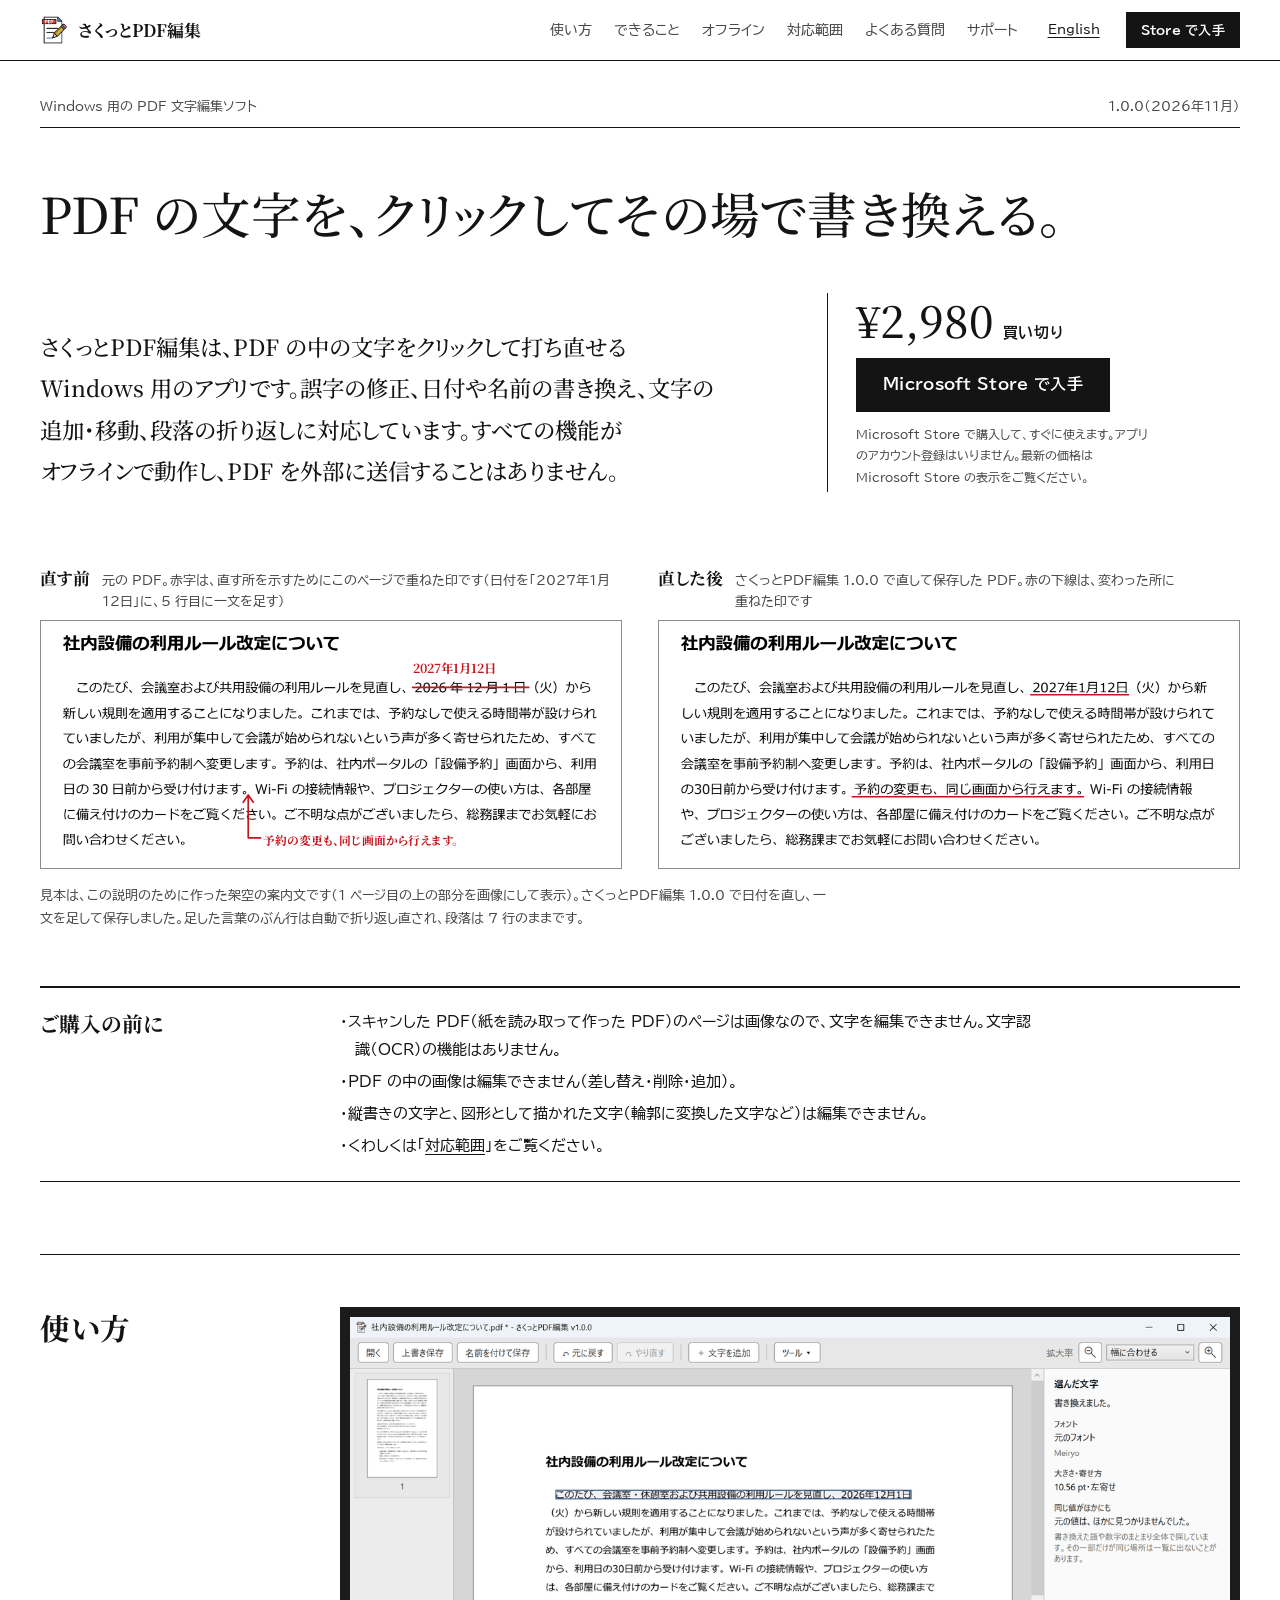
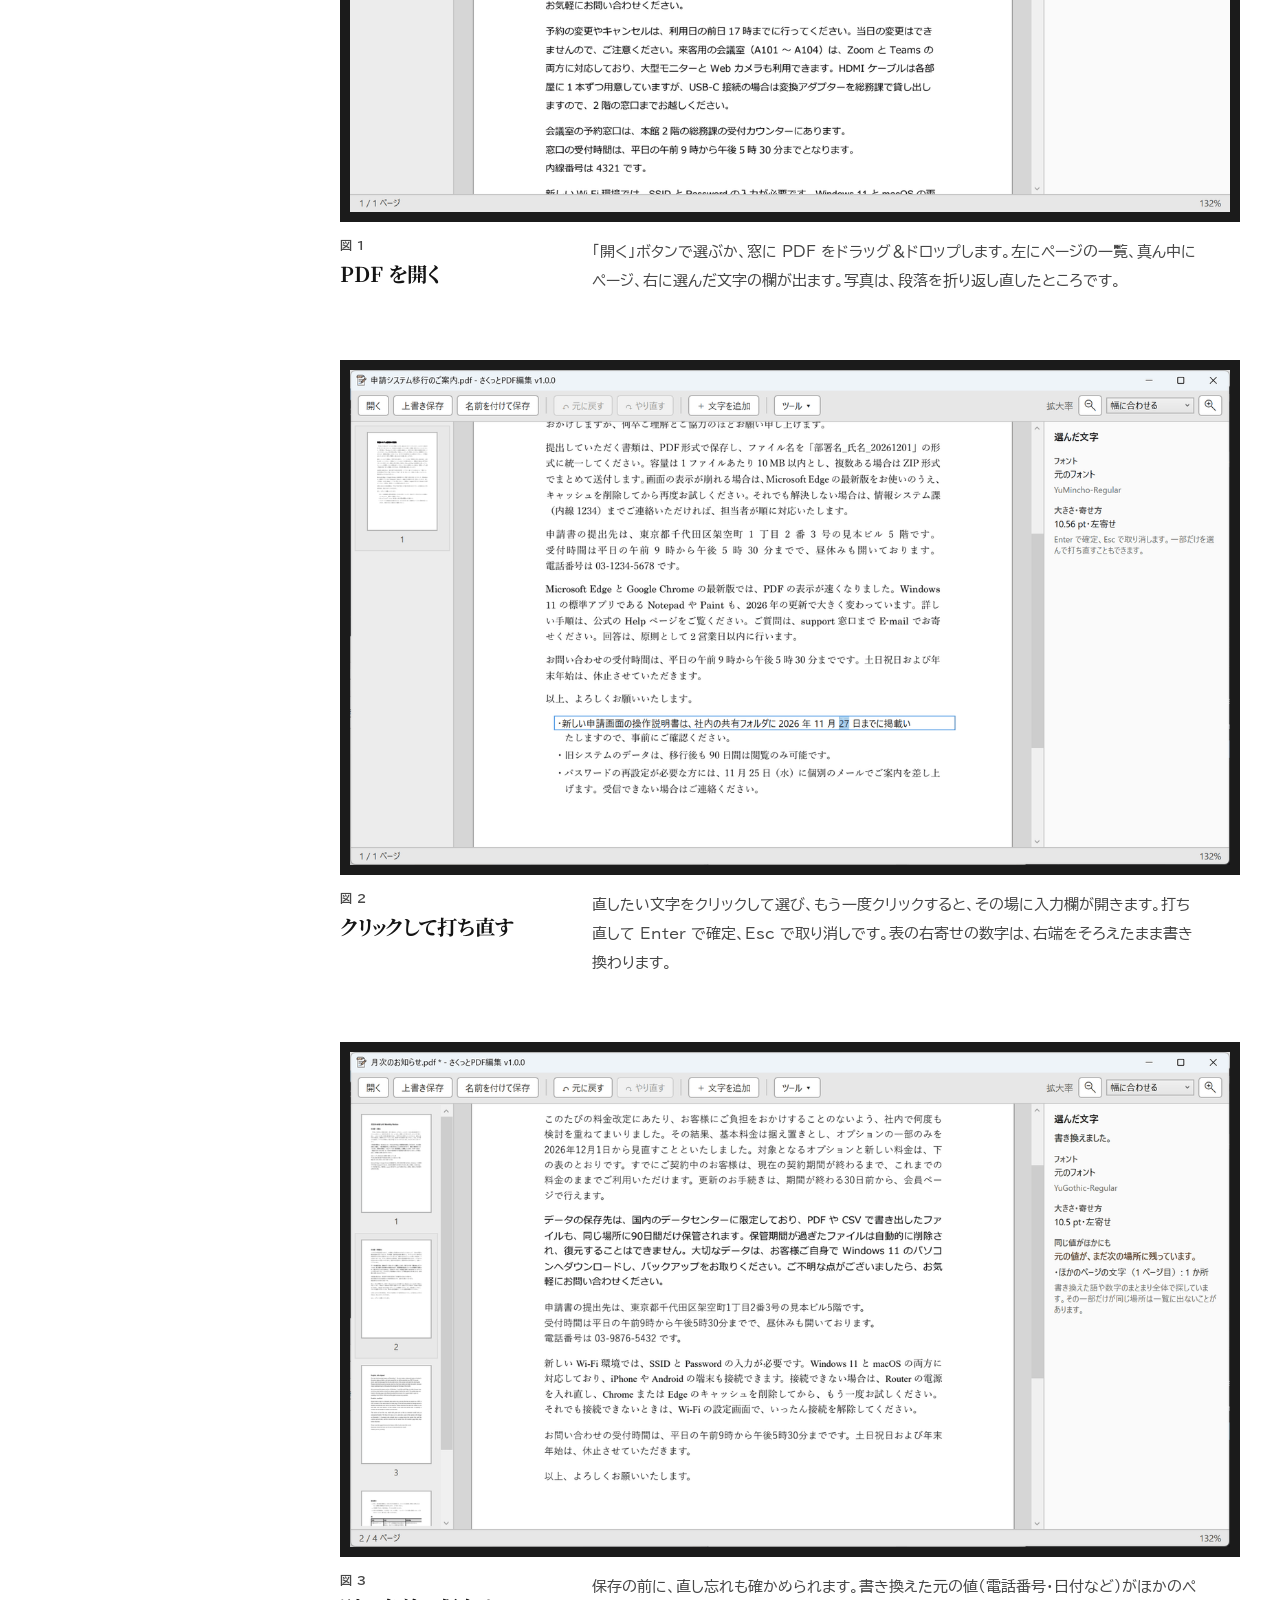
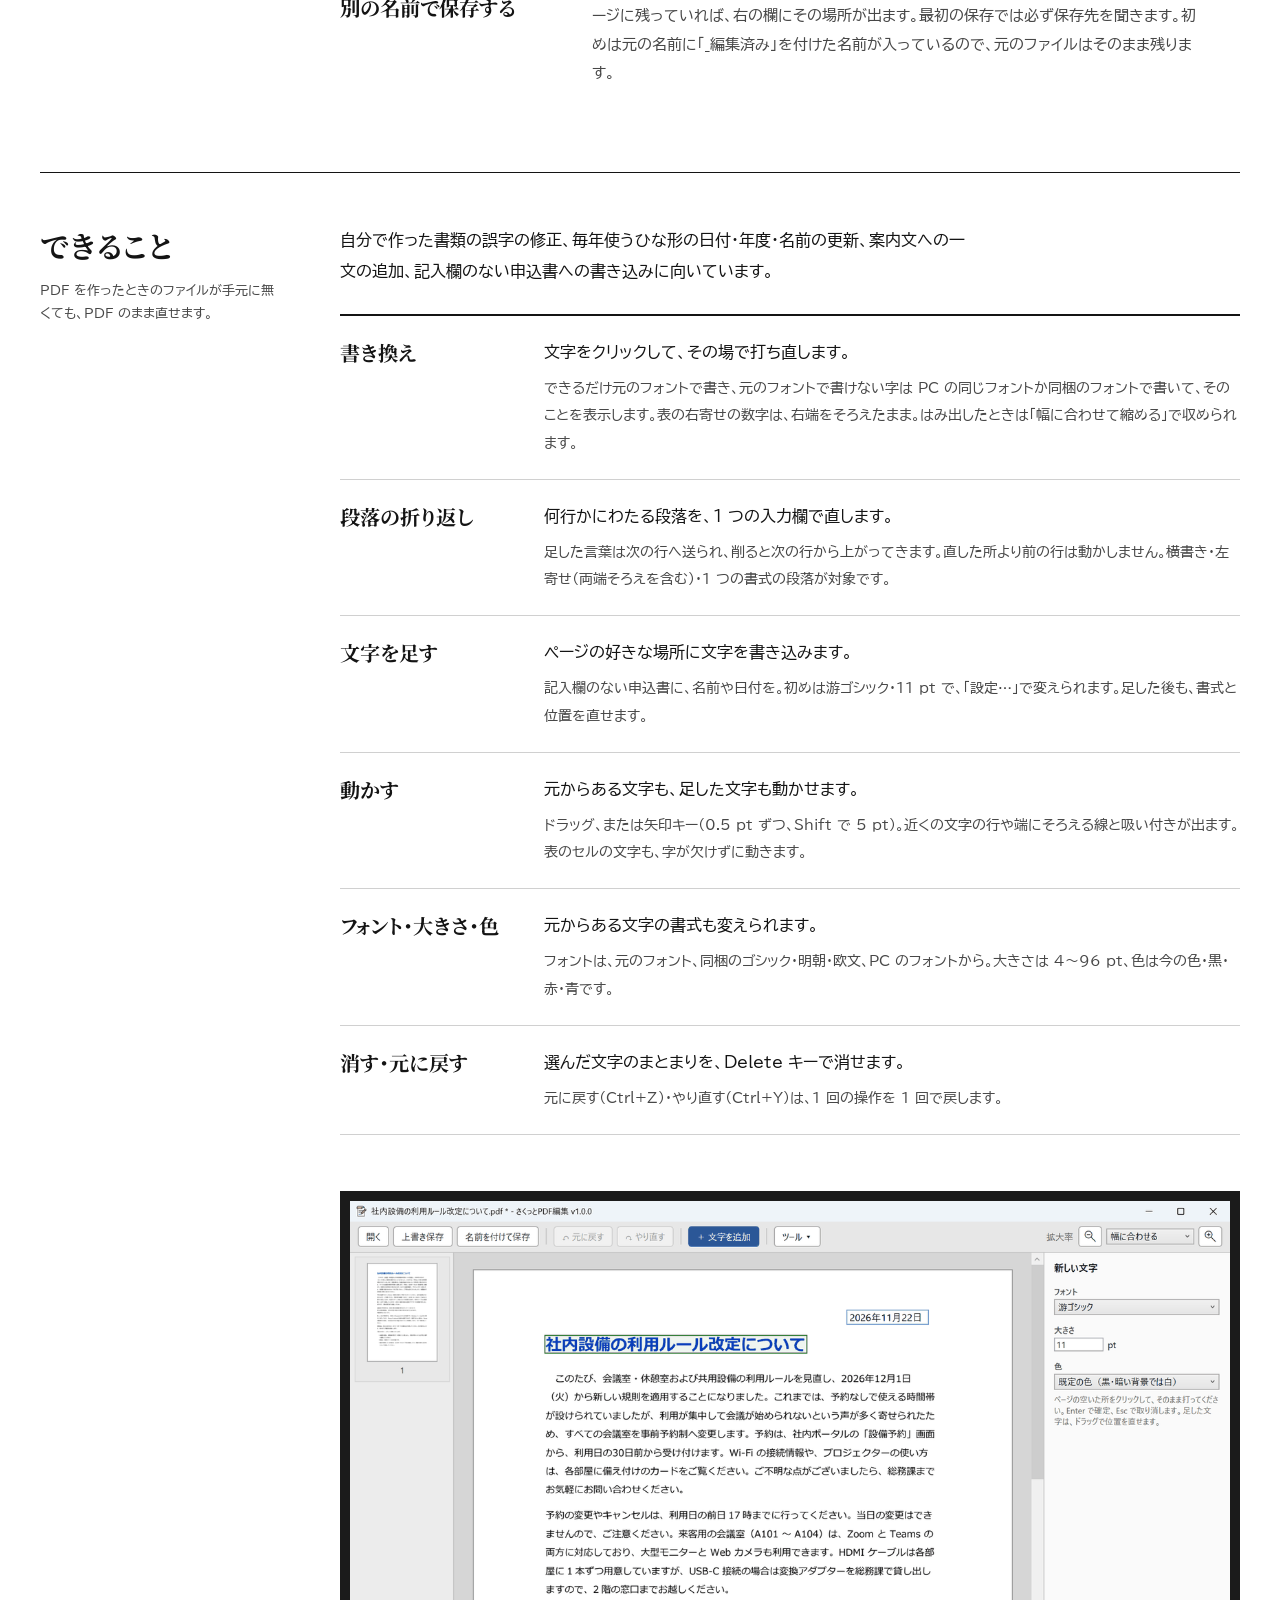
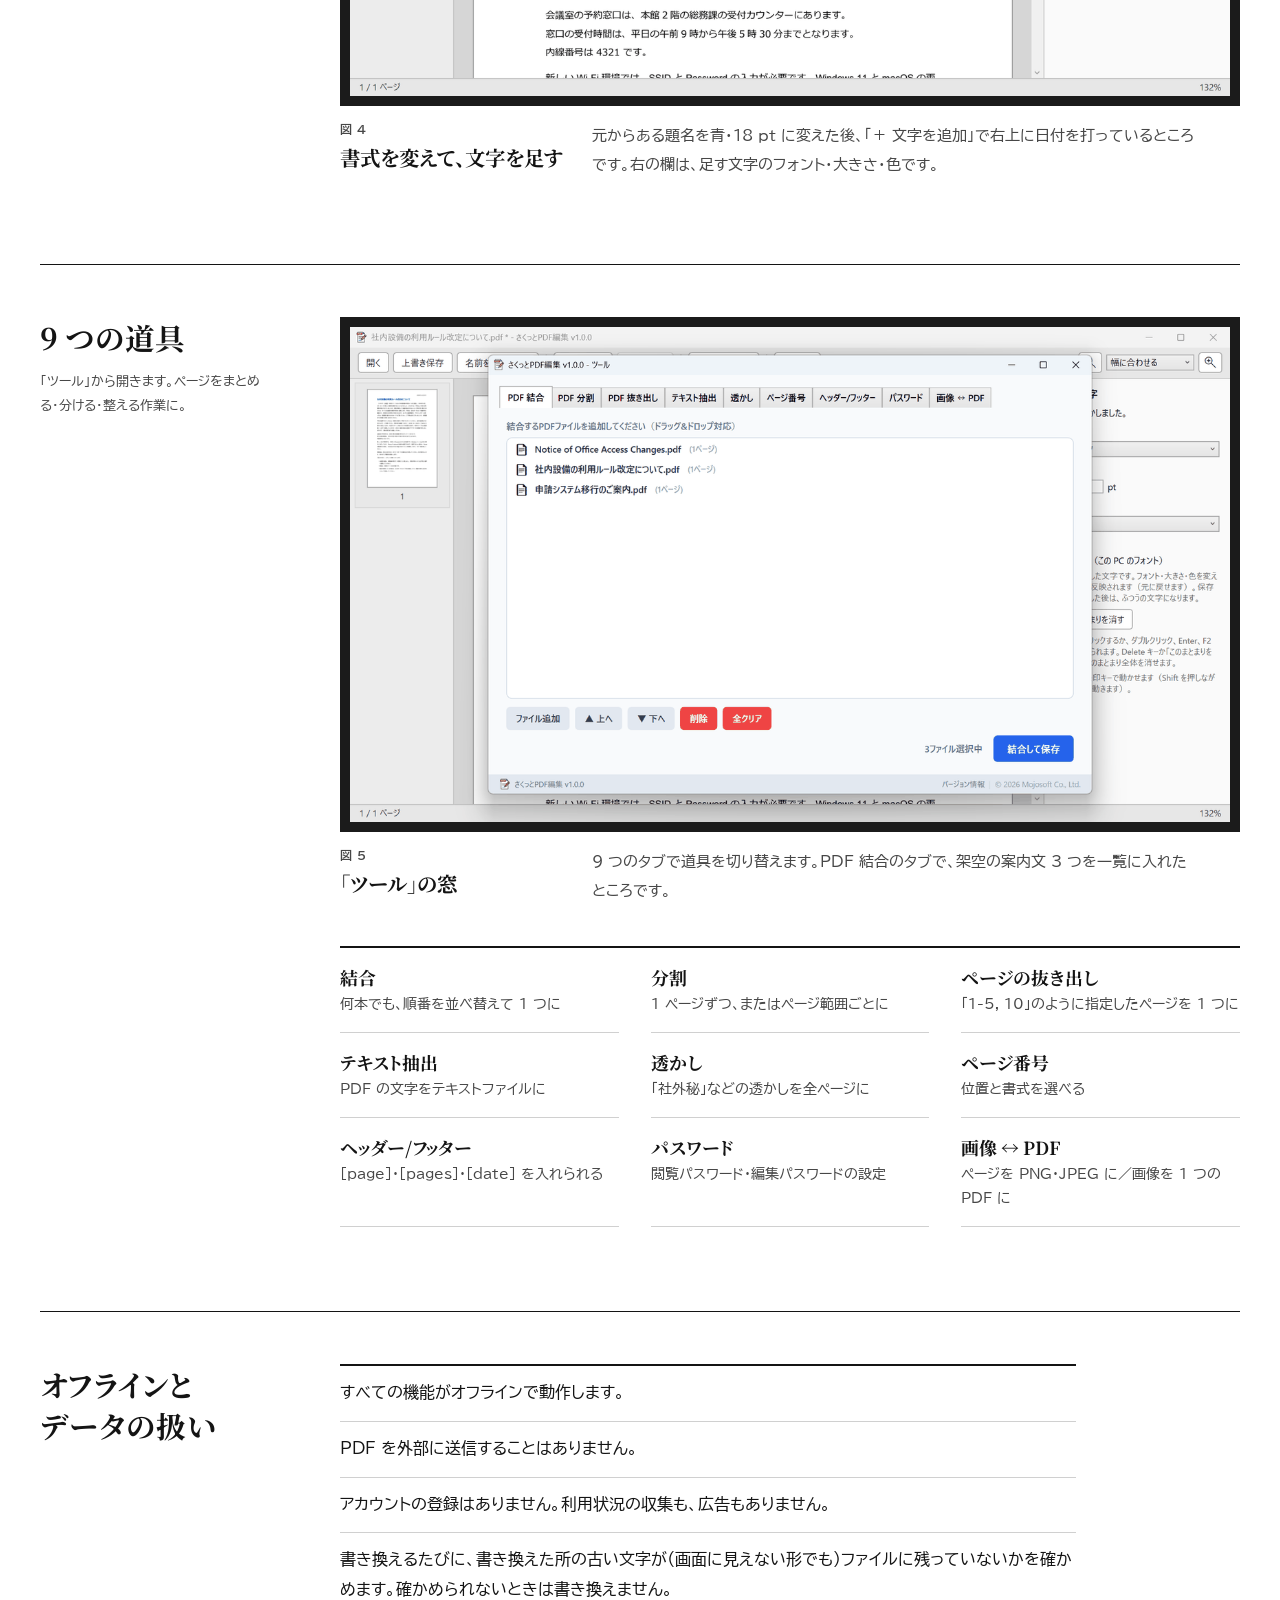
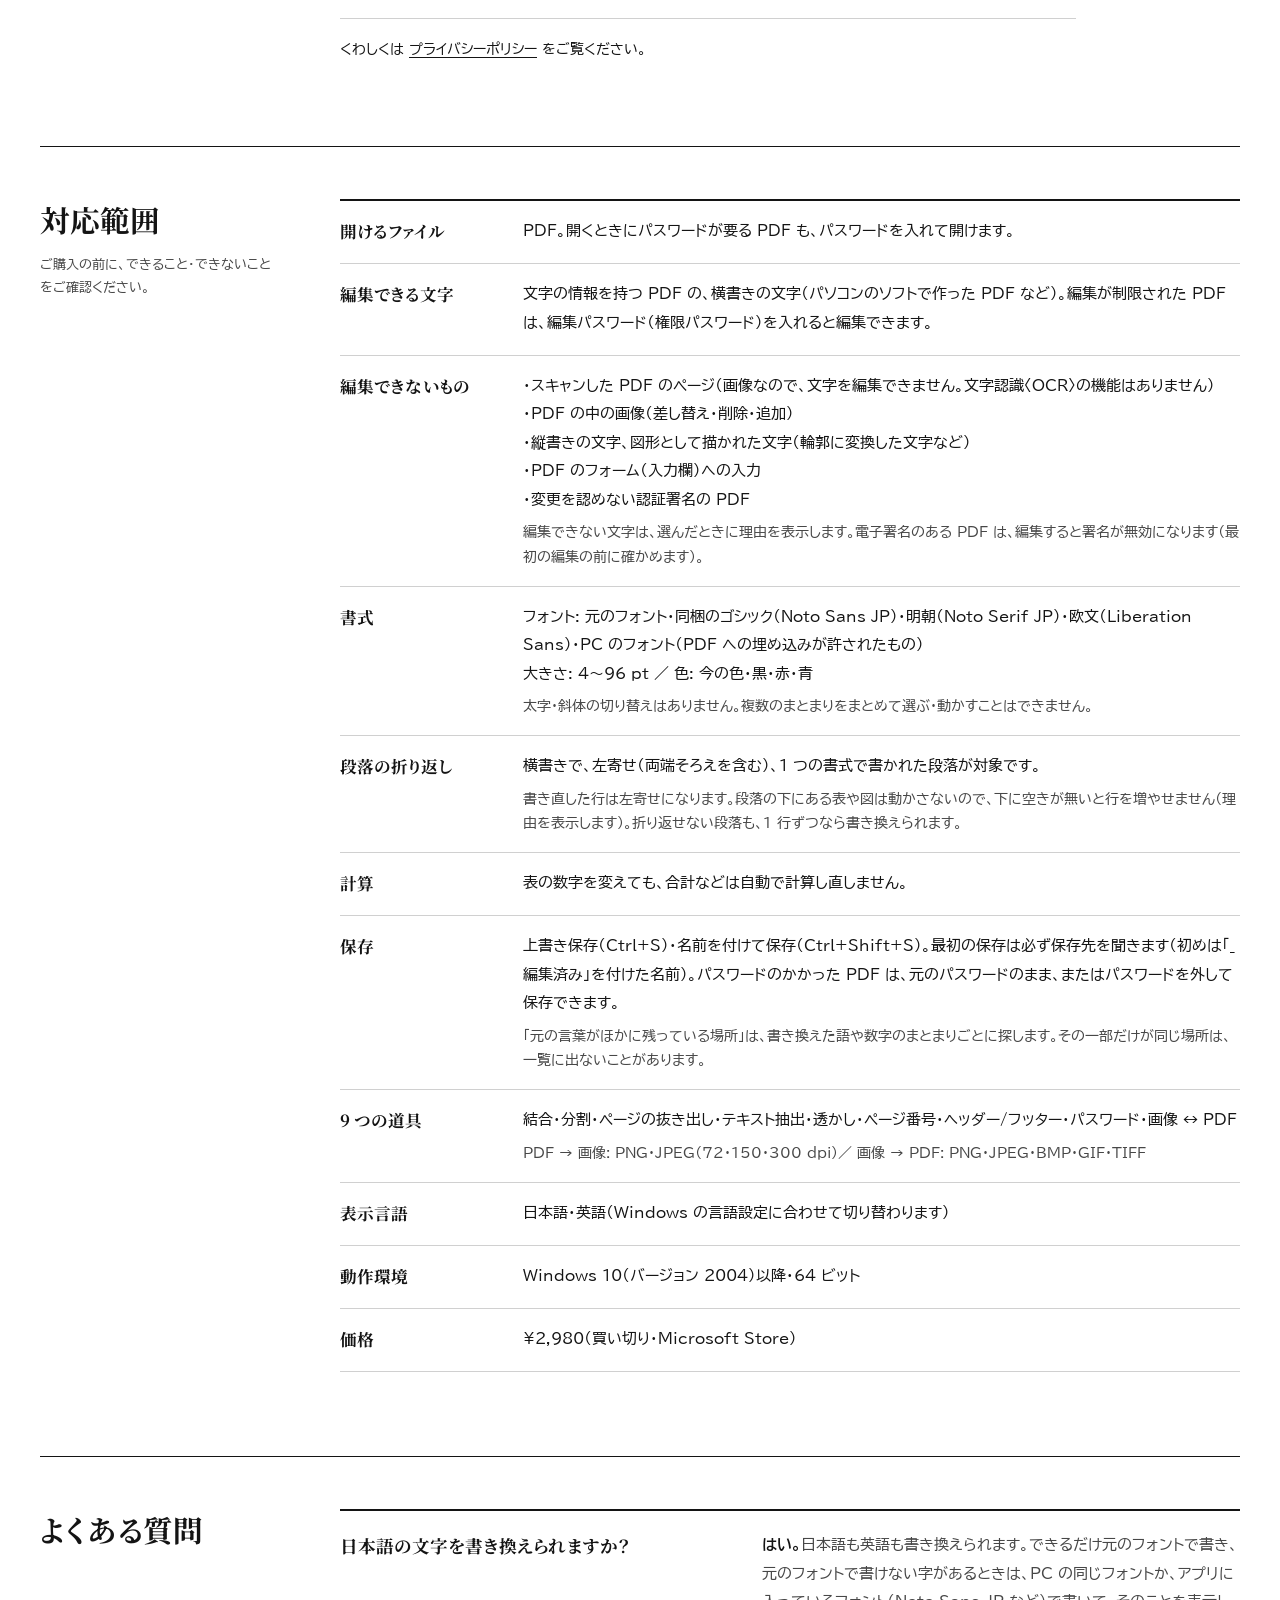
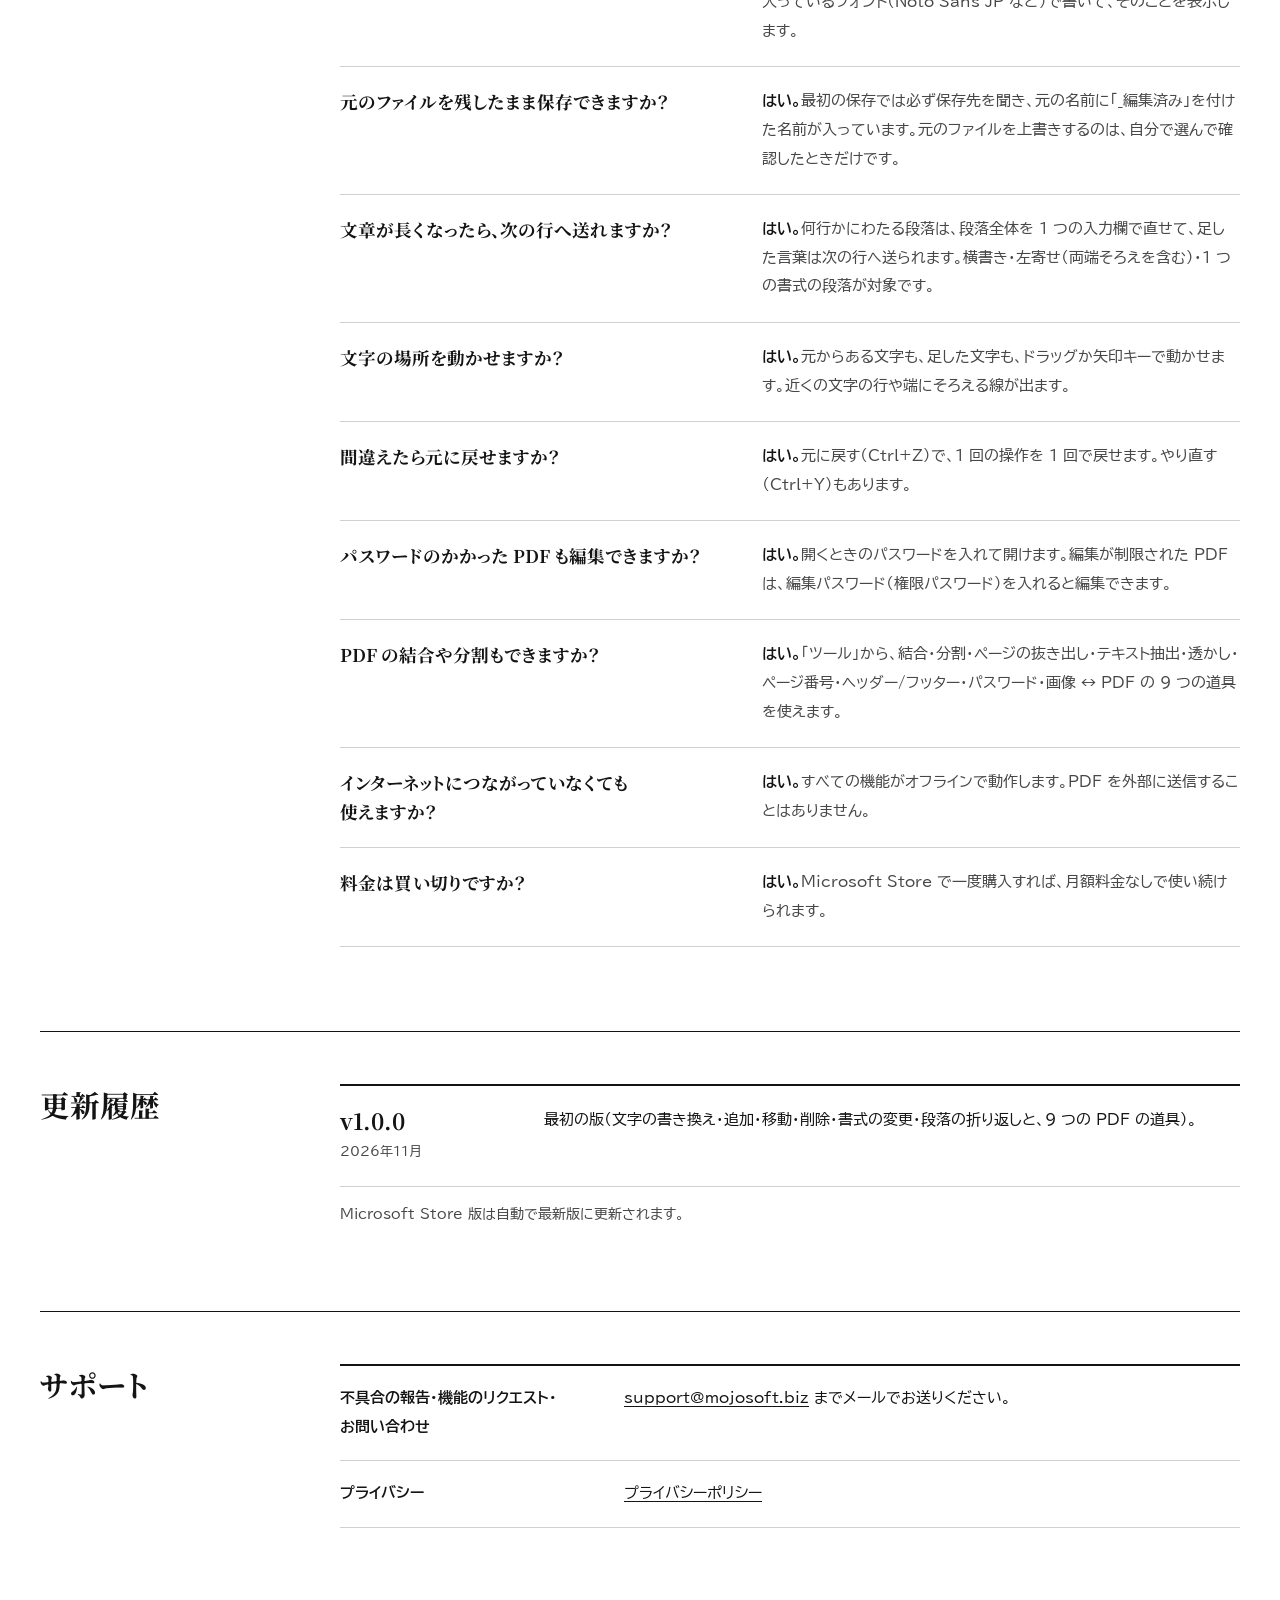
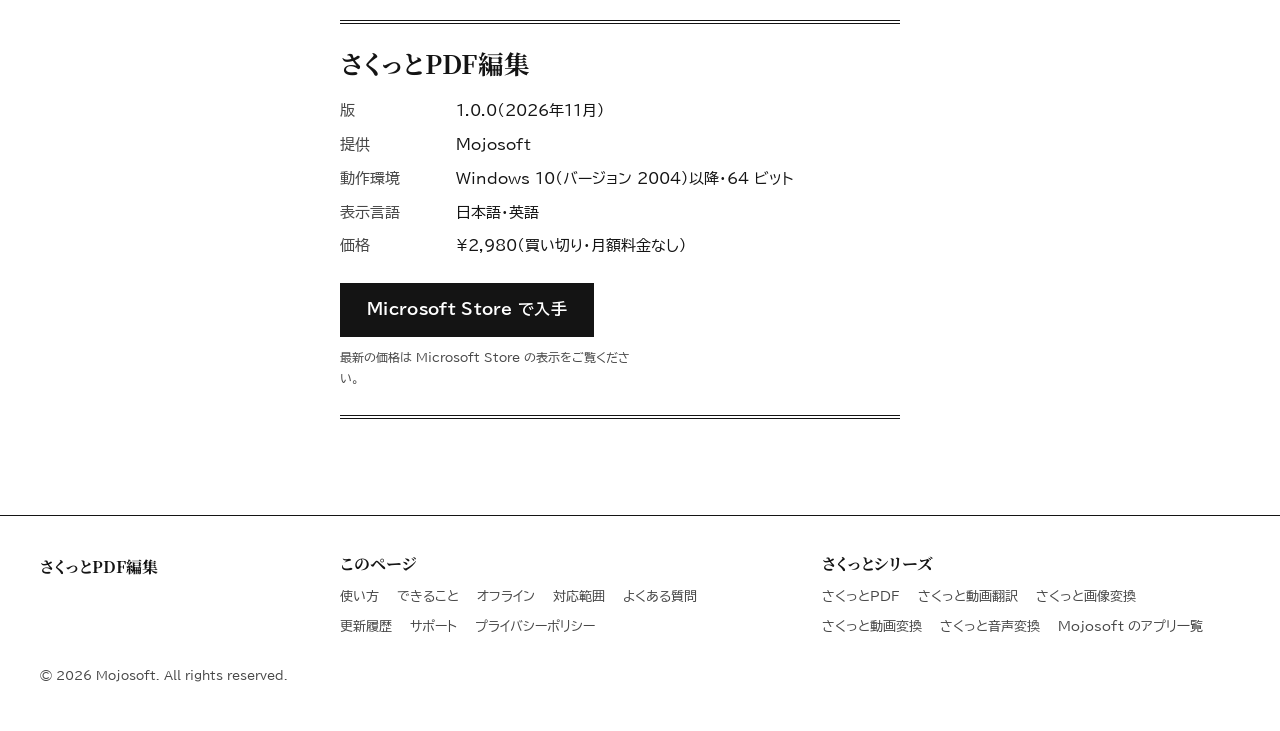
<file: index.html>
<!DOCTYPE html>
<html lang="ja">
<head>
<meta charset="UTF-8">
<meta name="viewport" content="width=device-width, initial-scale=1.0">
<title>さくっとPDF編集｜PDFの文字を書き換え・追加・移動できるWindowsソフト</title>
<meta name="description" content="PDF の文字をクリックして、その場で書き換えられる Windows 用ソフト。誤字の修正、日付や名前の更新、文字の追加・移動、フォント・大きさ・色の変更、段落の折り返しに対応。結合・分割など 9 つの道具付き。すべての機能がオフラインで動作します。買い切り ¥2,980。">
<link rel="icon" type="image/x-icon" href="favicon.ico">
<link rel="icon" type="image/png" sizes="32x32" href="favicon-32.png">
<link rel="apple-touch-icon" href="apple-touch-icon.png">
<link rel="canonical" href="https://mojosoftjp.github.io/sakutto-pdf-editor/">
<link rel="alternate" href="https://mojosoftjp.github.io/sakutto-pdf-editor/" hreflang="ja">
<link rel="alternate" href="https://mojosoftjp.github.io/sakutto-pdf-editor/en/" hreflang="en">
<link rel="alternate" href="https://mojosoftjp.github.io/sakutto-pdf-editor/" hreflang="x-default">
<meta name="robots" content="index, follow, max-image-preview:large">
<meta property="og:title" content="さくっとPDF編集｜PDFの文字を書き換え・追加・移動できるWindowsソフト">
<meta property="og:description" content="PDF の文字をクリックして、その場で書き換えられる Windows 用ソフト。誤字の修正、日付や名前の更新、文字の追加・移動、フォント・大きさ・色の変更、段落の折り返しに対応。結合・分割など 9 つの道具付き。すべての機能がオフラインで動作します。買い切り ¥2,980。">
<meta property="og:url" content="https://mojosoftjp.github.io/sakutto-pdf-editor/">
<meta property="og:type" content="website">
<meta property="og:site_name" content="Mojosoft">
<meta property="og:locale" content="ja_JP">
<meta name="twitter:title" content="さくっとPDF編集｜PDFの文字を書き換え・追加・移動できるWindowsソフト">
<meta name="twitter:description" content="PDF の文字をクリックして、その場で書き換えられる Windows 用ソフト。誤字の修正、日付や名前の更新、文字の追加・移動、フォント・大きさ・色の変更、段落の折り返しに対応。結合・分割など 9 つの道具付き。すべての機能がオフラインで動作します。買い切り ¥2,980。">
<meta property="og:image" content="https://mojosoftjp.github.io/sakutto-pdf-editor/ss1_ja.png">
<meta name="twitter:image" content="https://mojosoftjp.github.io/sakutto-pdf-editor/ss1_ja.png">
<meta property="og:image:alt" content="さくっとPDF編集の画面。PDF の文字をクリックして書き換えているところ">
<meta name="twitter:image:alt" content="さくっとPDF編集の画面。PDF の文字をクリックして書き換えているところ">
<meta property="og:image:width" content="1280">
<meta property="og:image:height" content="720">
<meta name="twitter:card" content="summary_large_image">
<link rel="preconnect" href="https://fonts.googleapis.com">
<link rel="preconnect" href="https://fonts.gstatic.com" crossorigin>
<link href="https://fonts.googleapis.com/css2?family=BIZ+UDPGothic:wght@400;700&family=Noto+Serif+JP:wght@500;700&display=swap" rel="stylesheet">
<link rel="stylesheet" href="style.css">
<script type="application/ld+json">
{
  "@context": "https://schema.org",
  "@graph": [
    {
      "@type": "SoftwareApplication",
      "@id": "https://mojosoftjp.github.io/sakutto-pdf-editor/#software",
      "name": "さくっとPDF編集",
      "alternateName": "Sakutto PDF Editor",
      "url": "https://mojosoftjp.github.io/sakutto-pdf-editor/",
      "description": "PDF の文字をクリックして、その場で書き換えられる Windows 用ソフト。誤字の修正、日付や名前の更新、文字の追加・移動、フォント・大きさ・色の変更、段落の折り返しに対応。結合・分割など 9 つの道具付き。すべての機能がオフラインで動作します。買い切り ¥2,980。",
      "image": "https://mojosoftjp.github.io/sakutto-pdf-editor/ss1_ja.png",
      "operatingSystem": "Windows",
      "applicationCategory": "UtilitiesApplication",
      "inLanguage": "ja",
      "offers": {
        "@type": "Offer",
        "price": "2980",
        "priceCurrency": "JPY",
        "availability": "https://schema.org/InStock",
        "url": "https://apps.microsoft.com/detail/9NJNDMB1KWBC"
      },
      "sameAs": [
        "https://apps.microsoft.com/detail/9NJNDMB1KWBC"
      ],
      "publisher": {
        "@type": "Organization",
        "@id": "https://mojosoft.biz/#organization",
        "name": "Mojosoft",
        "url": "https://mojosoft.biz/"
      }
    },
    {
      "@type": "BreadcrumbList",
      "@id": "https://mojosoftjp.github.io/sakutto-pdf-editor/#breadcrumb",
      "itemListElement": [
        {
          "@type": "ListItem",
          "position": 1,
          "name": "Mojosoft",
          "item": "https://mojosoft.biz/"
        },
        {
          "@type": "ListItem",
          "position": 2,
          "name": "さくっとPDF編集",
          "item": "https://mojosoftjp.github.io/sakutto-pdf-editor/"
        }
      ]
    },
    {
      "@type": "WebPage",
      "@id": "https://mojosoftjp.github.io/sakutto-pdf-editor/#webpage",
      "url": "https://mojosoftjp.github.io/sakutto-pdf-editor/",
      "name": "さくっとPDF編集｜PDFの文字を書き換え・追加・移動できるWindowsソフト",
      "inLanguage": "ja",
      "mainEntity": {
        "@id": "https://mojosoftjp.github.io/sakutto-pdf-editor/#software"
      },
      "breadcrumb": {
        "@id": "https://mojosoftjp.github.io/sakutto-pdf-editor/#breadcrumb"
      }
    }
  ]
}
</script>
</head>
<body>
<a class="skip" href="#main">本文へ</a>

<header class="top"><div class="wrap">
  <a class="brand" href="./"><img src="logo-96.png" alt="" width="28" height="28"><span>さくっとPDF編集</span></a>
  <nav class="nav" aria-label="ページ内">
    <a href="#how">使い方</a><a href="#features">できること</a><a href="#offline">オフライン</a><a href="#scope">対応範囲</a><a href="#faq">よくある質問</a><a href="#support">サポート</a>
  </nav>
  <a class="lang" href="en/" hreflang="en" lang="en">English</a>
  <a class="btn btn-sm" href="https://apps.microsoft.com/detail/9NJNDMB1KWBC?cid=lp-index">Store で入手</a>
</div></header>

<main id="main">
<div class="hero"><div class="wrap trim">
  <p class="runhead"><span>Windows 用の PDF 文字編集ソフト</span><span>1.0.0（2026年11月）</span></p>

  <h1><span>PDF の文字を、</span><span>クリックして</span><span>その場で</span><span>書き換える。</span></h1>

  <div class="lead">
    <p class="standfirst">さくっとPDF編集は、PDF の中の文字をクリックして打ち直せる Windows 用のアプリです。誤字の修正、日付や名前の書き換え、文字の追加・移動、段落の折り返しに対応しています。すべての機能がオフラインで動作し、PDF を外部に送信することはありません。</p>
    <div class="buy">
      <p class="price">¥2,980<small>買い切り</small></p>
      <a class="btn" href="https://apps.microsoft.com/detail/9NJNDMB1KWBC?cid=lp-index">Microsoft Store で入手</a>
      <p class="buy-note">Microsoft Store で購入して、すぐに使えます。アプリのアカウント登録はいりません。最新の価格は Microsoft Store の表示をご覧ください。</p>
    </div>
  </div>

  <figure class="proof side" aria-labelledby="proof-note">
    <div class="pair">
      <div class="before-item">
        <p class="cap"><b>直す前</b><span>元の PDF。赤字は、直す所を示すためにこのページで重ねた印です（日付を「2027年1月12日」に、5 行目に一文を足す）</span></p>
        <div class="sheet">
          <img src="pdf_ja_before.png" alt="架空の案内文「社内設備の利用ルール改定について」の 1 ページ目の上の部分（直す前）。1 行目に「2026 年 12 月 1 日（火）から」とある" width="1030" height="440">
          <svg class="marks" viewBox="0 0 1030 440" aria-hidden="true" focusable="false">
            <line class="draw d1" pathLength="1" x1="660" y1="118" x2="866" y2="118"/>
            <text class="d2" x="661" y="92" font-size="22">2027年1月12日</text>
            <path class="draw d3" pathLength="1" d="M359 322 L368 309 L377 322 M368 309 V385 H390"/>
            <text class="d4" x="395" y="397" font-size="21">予約の変更も、同じ画面から行えます。</text>
          </svg>
        </div>
      </div>
      <div class="after-item">
        <p class="cap"><b>直した後</b><span>さくっとPDF編集 1.0.0 で直して保存した PDF。赤の下線は、変わった所に重ねた印です</span></p>
        <div class="sheet">
          <img src="pdf_ja_after.png" alt="同じ部分（直した後）。日付が「2027年1月12日（火）」になり、5 行目に「予約の変更も、同じ画面から行えます。」が足されて、行が折り返し直されている。段落は 7 行のまま" width="1030" height="440">
          <svg class="marks" viewBox="0 0 1030 440" aria-hidden="true" focusable="false">
            <line class="draw uline d5" pathLength="1" x1="660" y1="131" x2="834" y2="131"/>
            <line class="draw uline d5" pathLength="1" x1="343" y1="312" x2="754" y2="312"/>
          </svg>
        </div>
      </div>
    </div>
    <figcaption class="proof-note" id="proof-note">見本は、この説明のために作った架空の案内文です（1 ページ目の上の部分を画像にして表示）。さくっとPDF編集 1.0.0 で日付を直し、一文を足して保存しました。足した言葉のぶん行は自動で折り返し直され、段落は 7 行のままです。</figcaption>
  </figure>

  <section class="before" id="before" aria-labelledby="h-before">
    <h2 id="h-before">ご購入の前に</h2>
    <ul>
      <li>スキャンした PDF（紙を読み取って作った PDF）のページは画像なので、文字を編集できません。文字認識（OCR）の機能はありません。</li>
      <li>PDF の中の画像は編集できません（差し替え・削除・追加）。</li>
      <li>縦書きの文字と、図形として描かれた文字（輪郭に変換した文字など）は編集できません。</li>
      <li class="more">くわしくは「<a href="#scope">対応範囲</a>」をご覧ください。</li>
    </ul>
  </section>
</div></div>

<section class="sec" id="how" aria-labelledby="h-how"><div class="wrap">
  <div class="sec-head"><h2 id="h-how">使い方</h2></div>
  <div class="sec-body">
    <figure class="fig">
      <div class="mat"><img src="ss3_ja.png" alt="さくっとPDF編集の窓。架空の案内文を開いて、段落の 1 行目を選んだところ。左にページの一覧、真ん中にページ、右に「選んだ文字」の欄（フォントと大きさ）" width="1280" height="720" loading="lazy" decoding="async"></div>
      <figcaption class="figcap"><h3><small>図 1</small>PDF を開く</h3><p>「開く」ボタンで選ぶか、窓に PDF をドラッグ＆ドロップします。左にページの一覧、真ん中にページ、右に選んだ文字の欄が出ます。写真は、段落を折り返し直したところです。</p></figcaption>
    </figure>
    <figure class="fig">
      <div class="mat"><img src="ss1_ja.png" alt="箇条書きの 1 行をクリックして、その場に開いた入力欄で日付を「27」日に打ち直しているところ。右の欄に元のフォント「YuMincho-Regular」と「10.56 pt・左寄せ」" width="1280" height="720" loading="lazy" decoding="async"></div>
      <figcaption class="figcap"><h3><small>図 2</small>クリックして打ち直す</h3><p>直したい文字をクリックして選び、もう一度クリックすると、その場に入力欄が開きます。打ち直して Enter で確定、Esc で取り消しです。表の右寄せの数字は、右端をそろえたまま書き換わります。</p></figcaption>
    </figure>
    <figure class="fig">
      <div class="mat"><img src="ss5_ja.png" alt="2 ページ目の電話番号を書き換えた後の画面。右の欄に「元の値が、まだ次の場所に残っています。」と、「ほかのページの文字（1 ページ目）: 1 か所」が出ている" width="1280" height="720" loading="lazy" decoding="async"></div>
      <figcaption class="figcap"><h3><small>図 3</small>別の名前で保存する</h3><p>保存の前に、直し忘れも確かめられます。書き換えた元の値（電話番号・日付など）がほかのページに残っていれば、右の欄にその場所が出ます。最初の保存では必ず保存先を聞きます。初めは元の名前に「_編集済み」を付けた名前が入っているので、元のファイルはそのまま残ります。</p></figcaption>
    </figure>
  </div>
</div></section>

<section class="sec" id="features" aria-labelledby="h-features"><div class="wrap">
  <div class="sec-head"><h2 id="h-features">できること</h2><p>PDF を作ったときのファイルが手元に無くても、PDF のまま直せます。</p></div>
  <div class="sec-body">
    <p class="intro">自分で作った書類の誤字の修正、毎年使うひな形の日付・年度・名前の更新、案内文への一文の追加、記入欄のない申込書への書き込みに向いています。</p>
    <dl class="gloss">
      <div><dt>書き換え</dt><dd><p>文字をクリックして、その場で打ち直します。</p><p>できるだけ元のフォントで書き、元のフォントで書けない字は PC の同じフォントか同梱のフォントで書いて、そのことを表示します。表の右寄せの数字は、右端をそろえたまま。はみ出したときは「幅に合わせて縮める」で収められます。</p></dd></div>
      <div><dt>段落の折り返し</dt><dd><p>何行かにわたる段落を、1 つの入力欄で直します。</p><p>足した言葉は次の行へ送られ、削ると次の行から上がってきます。直した所より前の行は動かしません。横書き・左寄せ（両端そろえを含む）・1 つの書式の段落が対象です。</p></dd></div>
      <div><dt>文字を足す</dt><dd><p>ページの好きな場所に文字を書き込みます。</p><p>記入欄のない申込書に、名前や日付を。初めは游ゴシック・11 pt で、「設定…」で変えられます。足した後も、書式と位置を直せます。</p></dd></div>
      <div><dt>動かす</dt><dd><p>元からある文字も、足した文字も動かせます。</p><p>ドラッグ、または矢印キー（0.5 pt ずつ、Shift で 5 pt）。近くの文字の行や端にそろえる線と吸い付きが出ます。表のセルの文字も、字が欠けずに動きます。</p></dd></div>
      <div><dt>フォント・大きさ・色</dt><dd><p>元からある文字の書式も変えられます。</p><p>フォントは、元のフォント、同梱のゴシック・明朝・欧文、PC のフォントから。大きさは 4〜96 pt、色は今の色・黒・赤・青です。</p></dd></div>
      <div><dt>消す・元に戻す</dt><dd><p>選んだ文字のまとまりを、Delete キーで消せます。</p><p>元に戻す（Ctrl+Z）・やり直す（Ctrl+Y）は、1 回の操作を 1 回で戻します。</p></dd></div>
    </dl>
    <figure class="fig">
      <div class="mat"><img src="ss4_ja.png" alt="架空の案内文の題名を青・18 pt に変えた後、「＋ 文字を追加」でページの右上に日付「2026年11月22日」を打っているところ。右の欄に、足す文字のフォント（游ゴシック）・大きさ（11 pt）・色" width="1280" height="720" loading="lazy" decoding="async"></div>
      <figcaption class="figcap"><h3><small>図 4</small>書式を変えて、文字を足す</h3><p>元からある題名を青・18 pt に変えた後、「＋ 文字を追加」で右上に日付を打っているところです。右の欄は、足す文字のフォント・大きさ・色です。</p></figcaption>
    </figure>
  </div>
</div></section>

<section class="sec" id="tools" aria-labelledby="h-tools"><div class="wrap">
  <div class="sec-head"><h2 id="h-tools">9 つの道具</h2><p>「ツール」から開きます。ページをまとめる・分ける・整える作業に。</p></div>
  <div class="sec-body">
    <figure class="fig">
      <div class="mat"><img src="ss6_ja.png" alt="「ツール」から開いた道具の窓。PDF 結合・PDF 分割・PDF 抜き出し・テキスト抽出・透かし・ページ番号・ヘッダー/フッター・パスワード・画像 ↔ PDF の 9 つのタブがあり、PDF 結合のタブで架空の案内文 3 つを一覧に入れたところ" width="1280" height="720" loading="lazy" decoding="async"></div>
      <figcaption class="figcap"><h3><small>図 5</small>「ツール」の窓</h3><p>9 つのタブで道具を切り替えます。PDF 結合のタブで、架空の案内文 3 つを一覧に入れたところです。</p></figcaption>
    </figure>
    <ul class="tools">
      <li><b>結合</b>何本でも、順番を並べ替えて 1 つに</li>
      <li><b>分割</b>1 ページずつ、またはページ範囲ごとに</li>
      <li><b>ページの抜き出し</b>「1-5, 10」のように指定したページを 1 つに</li>
      <li><b>テキスト抽出</b>PDF の文字をテキストファイルに</li>
      <li><b>透かし</b>「社外秘」などの透かしを全ページに</li>
      <li><b>ページ番号</b>位置と書式を選べる</li>
      <li><b>ヘッダー/フッター</b>[page]・[pages]・[date] を入れられる</li>
      <li><b>パスワード</b>閲覧パスワード・編集パスワードの設定</li>
      <li><b>画像 ↔ PDF</b>ページを PNG・JPEG に／画像を 1 つの PDF に</li>
    </ul>
  </div>
</div></section>

<section class="sec" id="offline" aria-labelledby="h-offline"><div class="wrap">
  <div class="sec-head"><h2 id="h-offline">オフラインとデータの扱い</h2></div>
  <div class="sec-body">
    <ul class="plain">
      <li>すべての機能がオフラインで動作します。</li>
      <li>PDF を外部に送信することはありません。</li>
      <li>アカウントの登録はありません。利用状況の収集も、広告もありません。</li>
      <li>書き換えるたびに、書き換えた所の古い文字が（画面に見えない形でも）ファイルに残っていないかを確かめます。確かめられないときは書き換えません。</li>
    </ul>
    <p class="plain-note">くわしくは <a href="privacy.html">プライバシーポリシー</a> をご覧ください。</p>
  </div>
</div></section>

<section class="sec" id="scope" aria-labelledby="h-scope"><div class="wrap">
  <div class="sec-head"><h2 id="h-scope">対応範囲</h2><p>ご購入の前に、できること・できないことをご確認ください。</p></div>
  <div class="sec-body">
    <table class="spec">
      <tr><th scope="row">開けるファイル</th><td>PDF。開くときにパスワードが要る PDF も、パスワードを入れて開けます。</td></tr>
      <tr><th scope="row">編集できる文字</th><td>文字の情報を持つ PDF の、横書きの文字（パソコンのソフトで作った PDF など）。編集が制限された PDF は、編集パスワード（権限パスワード）を入れると編集できます。</td></tr>
      <tr><th scope="row">編集できないもの</th><td><ul><li>スキャンした PDF のページ（画像なので、文字を編集できません。文字認識〈OCR〉の機能はありません）</li><li>PDF の中の画像（差し替え・削除・追加）</li><li>縦書きの文字、図形として描かれた文字（輪郭に変換した文字など）</li><li>PDF のフォーム（入力欄）への入力</li><li>変更を認めない認証署名の PDF</li></ul><small>編集できない文字は、選んだときに理由を表示します。電子署名のある PDF は、編集すると署名が無効になります（最初の編集の前に確かめます）。</small></td></tr>
      <tr><th scope="row">書式</th><td>フォント: 元のフォント・同梱のゴシック（Noto Sans JP）・明朝（Noto Serif JP）・欧文（Liberation Sans）・PC のフォント（PDF への埋め込みが許されたもの）<br>大きさ: 4〜96 pt ／ 色: 今の色・黒・赤・青<small>太字・斜体の切り替えはありません。複数のまとまりをまとめて選ぶ・動かすことはできません。</small></td></tr>
      <tr><th scope="row">段落の折り返し</th><td>横書きで、左寄せ（両端そろえを含む）、1 つの書式で書かれた段落が対象です。<small>書き直した行は左寄せになります。段落の下にある表や図は動かさないので、下に空きが無いと行を増やせません（理由を表示します）。折り返せない段落も、1 行ずつなら書き換えられます。</small></td></tr>
      <tr><th scope="row">計算</th><td>表の数字を変えても、合計などは自動で計算し直しません。</td></tr>
      <tr><th scope="row">保存</th><td>上書き保存（Ctrl+S）・名前を付けて保存（Ctrl+Shift+S）。最初の保存は必ず保存先を聞きます（初めは「_編集済み」を付けた名前）。パスワードのかかった PDF は、元のパスワードのまま、またはパスワードを外して保存できます。<small>「元の言葉がほかに残っている場所」は、書き換えた語や数字のまとまりごとに探します。その一部だけが同じ場所は、一覧に出ないことがあります。</small></td></tr>
      <tr><th scope="row">9 つの道具</th><td>結合・分割・ページの抜き出し・テキスト抽出・透かし・ページ番号・ヘッダー/フッター・パスワード・画像 ↔ PDF<small>PDF → 画像: PNG・JPEG（72・150・300 dpi）／ 画像 → PDF: PNG・JPEG・BMP・GIF・TIFF</small></td></tr>
      <tr><th scope="row">表示言語</th><td>日本語・英語（Windows の言語設定に合わせて切り替わります）</td></tr>
      <tr><th scope="row">動作環境</th><td>Windows 10（バージョン 2004）以降・64 ビット</td></tr>
      <tr><th scope="row">価格</th><td>¥2,980（買い切り・Microsoft Store）</td></tr>
    </table>
  </div>
</div></section>

<section class="sec" id="faq" aria-labelledby="h-faq"><div class="wrap">
  <div class="sec-head"><h2 id="h-faq">よくある質問</h2></div>
  <div class="sec-body">
    <dl class="faq">
      <div><dt>日本語の文字を書き換えられますか？</dt><dd><strong>はい。</strong>日本語も英語も書き換えられます。できるだけ元のフォントで書き、元のフォントで書けない字があるときは、PC の同じフォントか、アプリに入っているフォント（Noto Sans JP など）で書いて、そのことを表示します。</dd></div>
      <div><dt>元のファイルを残したまま保存できますか？</dt><dd><strong>はい。</strong>最初の保存では必ず保存先を聞き、元の名前に「_編集済み」を付けた名前が入っています。元のファイルを上書きするのは、自分で選んで確認したときだけです。</dd></div>
      <div><dt>文章が長くなったら、次の行へ送れますか？</dt><dd><strong>はい。</strong>何行かにわたる段落は、段落全体を 1 つの入力欄で直せて、足した言葉は次の行へ送られます。横書き・左寄せ（両端そろえを含む）・1 つの書式の段落が対象です。</dd></div>
      <div><dt>文字の場所を動かせますか？</dt><dd><strong>はい。</strong>元からある文字も、足した文字も、ドラッグか矢印キーで動かせます。近くの文字の行や端にそろえる線が出ます。</dd></div>
      <div><dt>間違えたら元に戻せますか？</dt><dd><strong>はい。</strong>元に戻す（Ctrl+Z）で、1 回の操作を 1 回で戻せます。やり直す（Ctrl+Y）もあります。</dd></div>
      <div><dt>パスワードのかかった PDF も編集できますか？</dt><dd><strong>はい。</strong>開くときのパスワードを入れて開けます。編集が制限された PDF は、編集パスワード（権限パスワード）を入れると編集できます。</dd></div>
      <div><dt>PDF の結合や分割もできますか？</dt><dd><strong>はい。</strong>「ツール」から、結合・分割・ページの抜き出し・テキスト抽出・透かし・ページ番号・ヘッダー/フッター・パスワード・画像 ↔ PDF の 9 つの道具を使えます。</dd></div>
      <div><dt>インターネットにつながっていなくても使えますか？</dt><dd><strong>はい。</strong>すべての機能がオフラインで動作します。PDF を外部に送信することはありません。</dd></div>
      <div><dt>料金は買い切りですか？</dt><dd><strong>はい。</strong>Microsoft Store で一度購入すれば、月額料金なしで使い続けられます。</dd></div>
    </dl>
  </div>
</div></section>

<section class="sec" id="changelog" aria-labelledby="h-changelog"><div class="wrap">
  <div class="sec-head"><h2 id="h-changelog">更新履歴</h2></div>
  <div class="sec-body">
    <div class="log">
      <article>
        <div><h3>v1.0.0</h3><time datetime="2026-11">2026年11月</time></div>
        <p>最初の版（文字の書き換え・追加・移動・削除・書式の変更・段落の折り返しと、9 つの PDF の道具）。</p>
      </article>
    </div>
    <p class="log-note">Microsoft Store 版は自動で最新版に更新されます。</p>
  </div>
</div></section>

<section class="sec" id="support" aria-labelledby="h-support"><div class="wrap">
  <div class="sec-head"><h2 id="h-support">サポート</h2></div>
  <div class="sec-body">
    <dl class="support">
      <div><dt>不具合の報告・機能のリクエスト・お問い合わせ</dt><dd><a href="mailto:support@mojosoft.biz">support@mojosoft.biz</a> までメールでお送りください。</dd></div>
      <div><dt>プライバシー</dt><dd><a href="privacy.html">プライバシーポリシー</a></dd></div>
    </dl>
  </div>
</div></section>

<section class="colophon" aria-labelledby="h-colophon"><div class="wrap">
  <div class="colo">
    <h2 id="h-colophon">さくっとPDF編集</h2>
    <dl>
      <div><dt>版</dt><dd>1.0.0（2026年11月）</dd></div>
      <div><dt>提供</dt><dd>Mojosoft</dd></div>
      <div><dt>動作環境</dt><dd>Windows 10（バージョン 2004）以降・64 ビット</dd></div>
      <div><dt>表示言語</dt><dd>日本語・英語</dd></div>
      <div><dt>価格</dt><dd>¥2,980（買い切り・月額料金なし）</dd></div>
    </dl>
    <a class="btn" href="https://apps.microsoft.com/detail/9NJNDMB1KWBC?cid=lp-index">Microsoft Store で入手</a>
    <p class="buy-note">最新の価格は Microsoft Store の表示をご覧ください。</p>
  </div>
</div></section>
</main>

<footer class="foot"><div class="wrap">
  <div><p class="foot-brand">さくっとPDF編集</p></div>
  <div><h2>このページ</h2><ul><li><a href="#how">使い方</a></li><li><a href="#features">できること</a></li><li><a href="#offline">オフライン</a></li><li><a href="#scope">対応範囲</a></li><li><a href="#faq">よくある質問</a></li><li><a href="#changelog">更新履歴</a></li><li><a href="#support">サポート</a></li><li><a href="privacy.html">プライバシーポリシー</a></li></ul></div>
  <div><h2>さくっとシリーズ</h2><ul><li><a href="https://mojosoftjp.github.io/sakutto-pdf/">さくっとPDF</a></li><li><a href="https://mojosoftjp.github.io/sakutto-videotranslator/">さくっと動画翻訳</a></li><li><a href="https://mojosoftjp.github.io/sakutto-imageconverter/">さくっと画像変換</a></li><li><a href="https://mojosoftjp.github.io/sakutto-videoconverter/">さくっと動画変換</a></li><li><a href="https://mojosoftjp.github.io/sakutto-audioconverter/">さくっと音声変換</a></li><li><a href="https://mojosoftjp.github.io/">Mojosoft のアプリ一覧</a></li></ul></div>
  <p class="copyright">&copy; 2026 Mojosoft. All rights reserved.</p>
</div></footer>
</body>
</html>
</file>
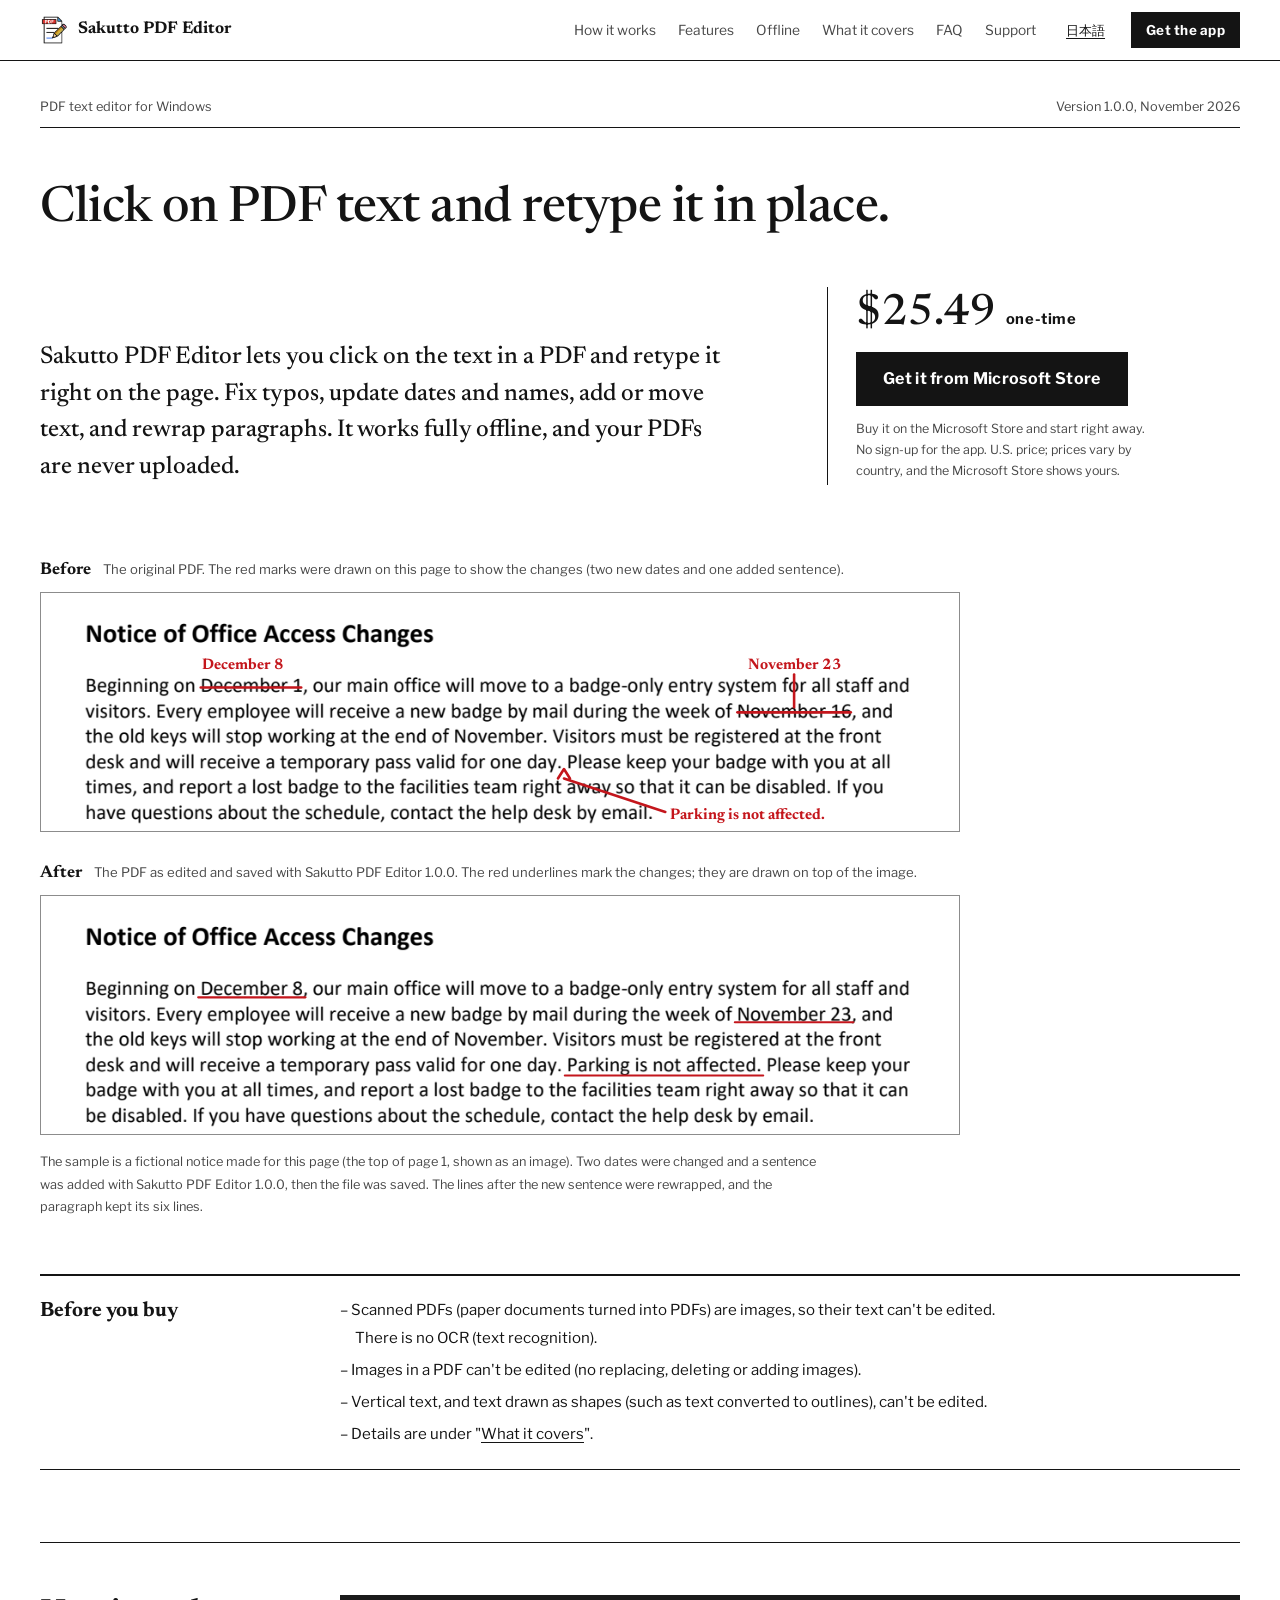
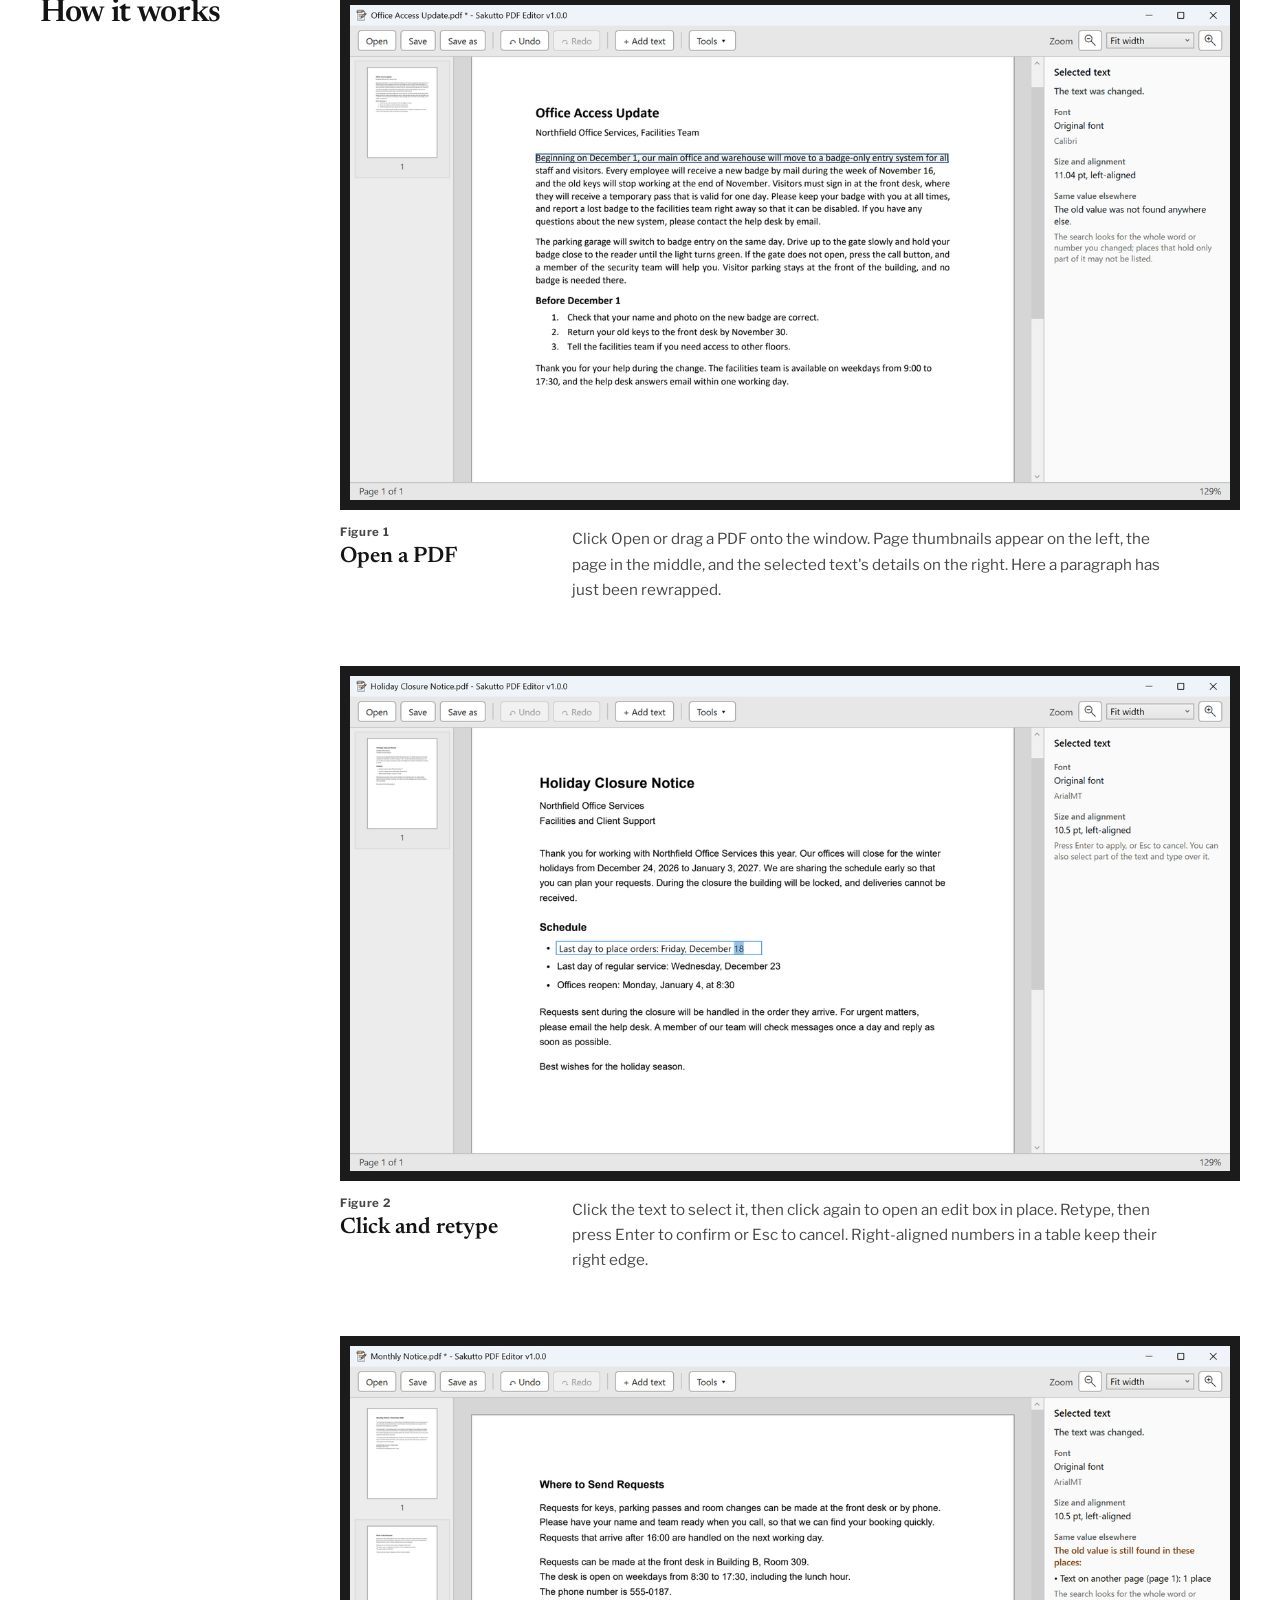
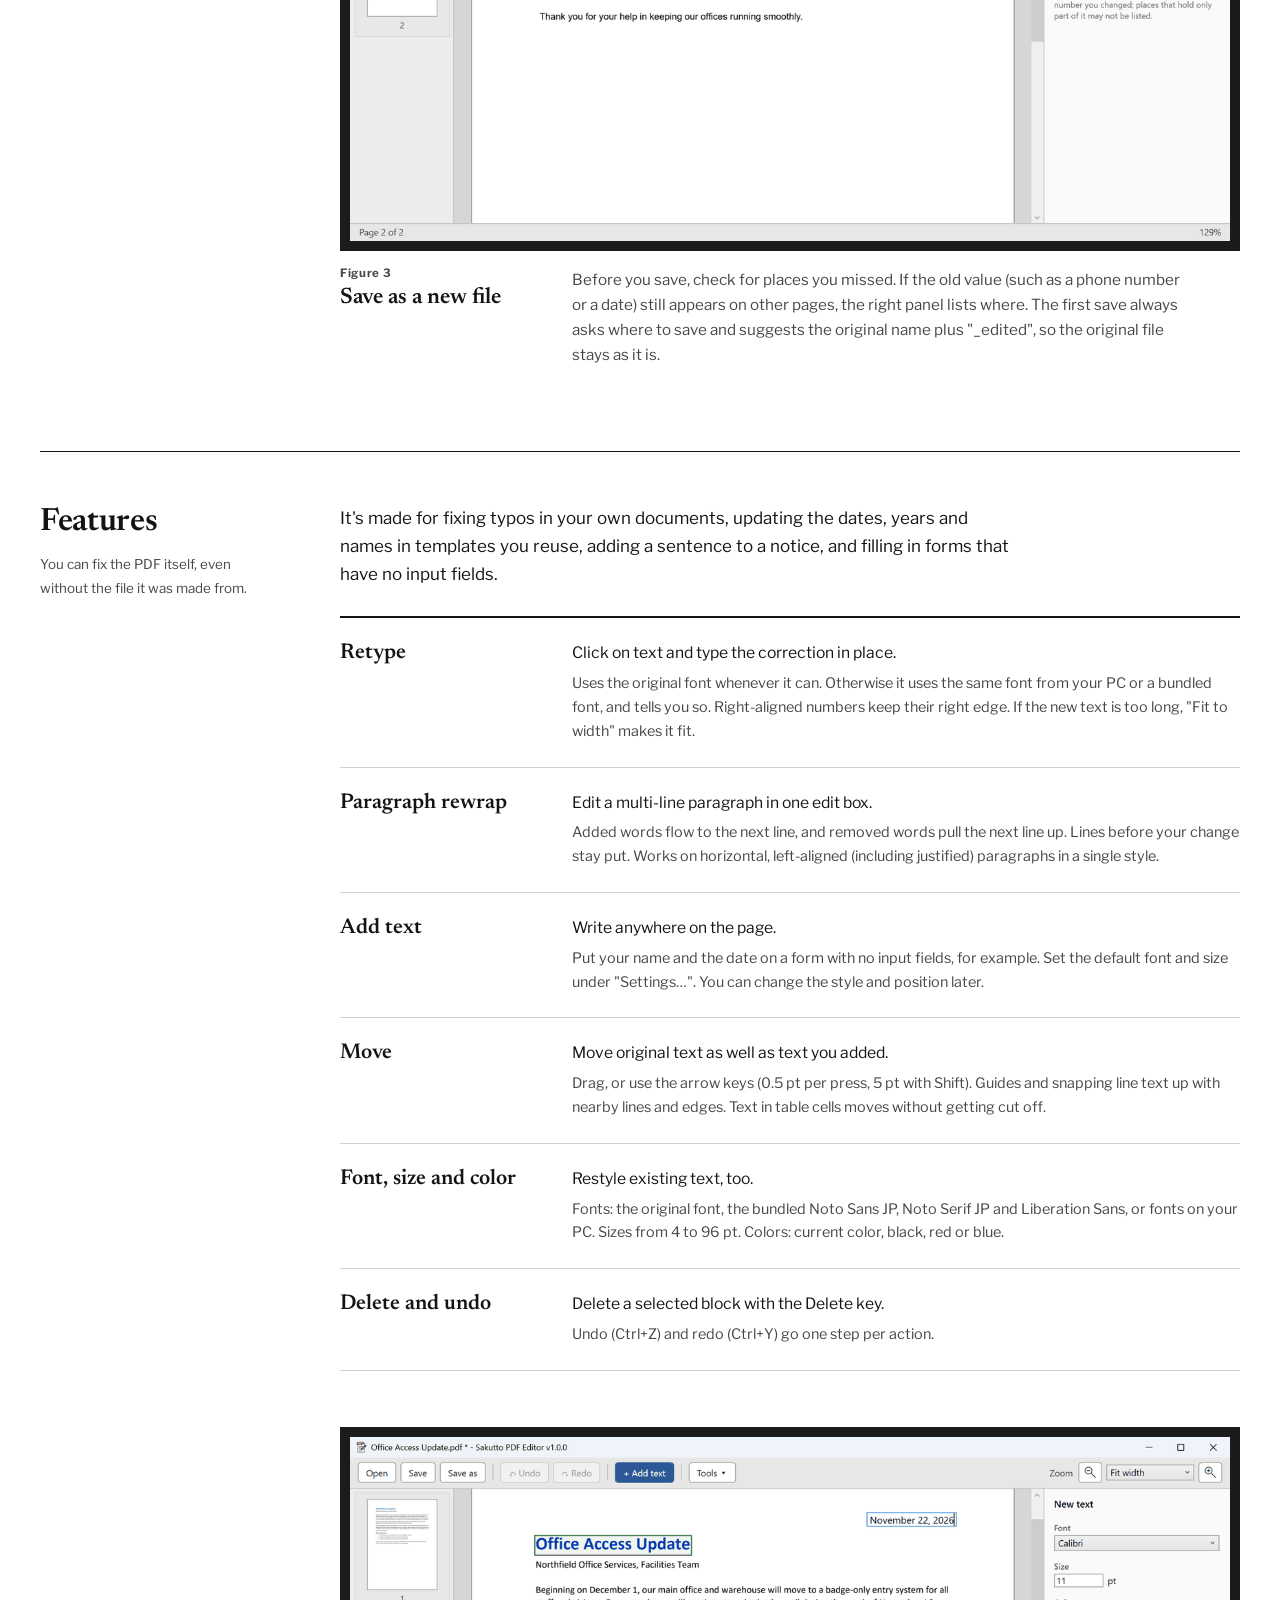
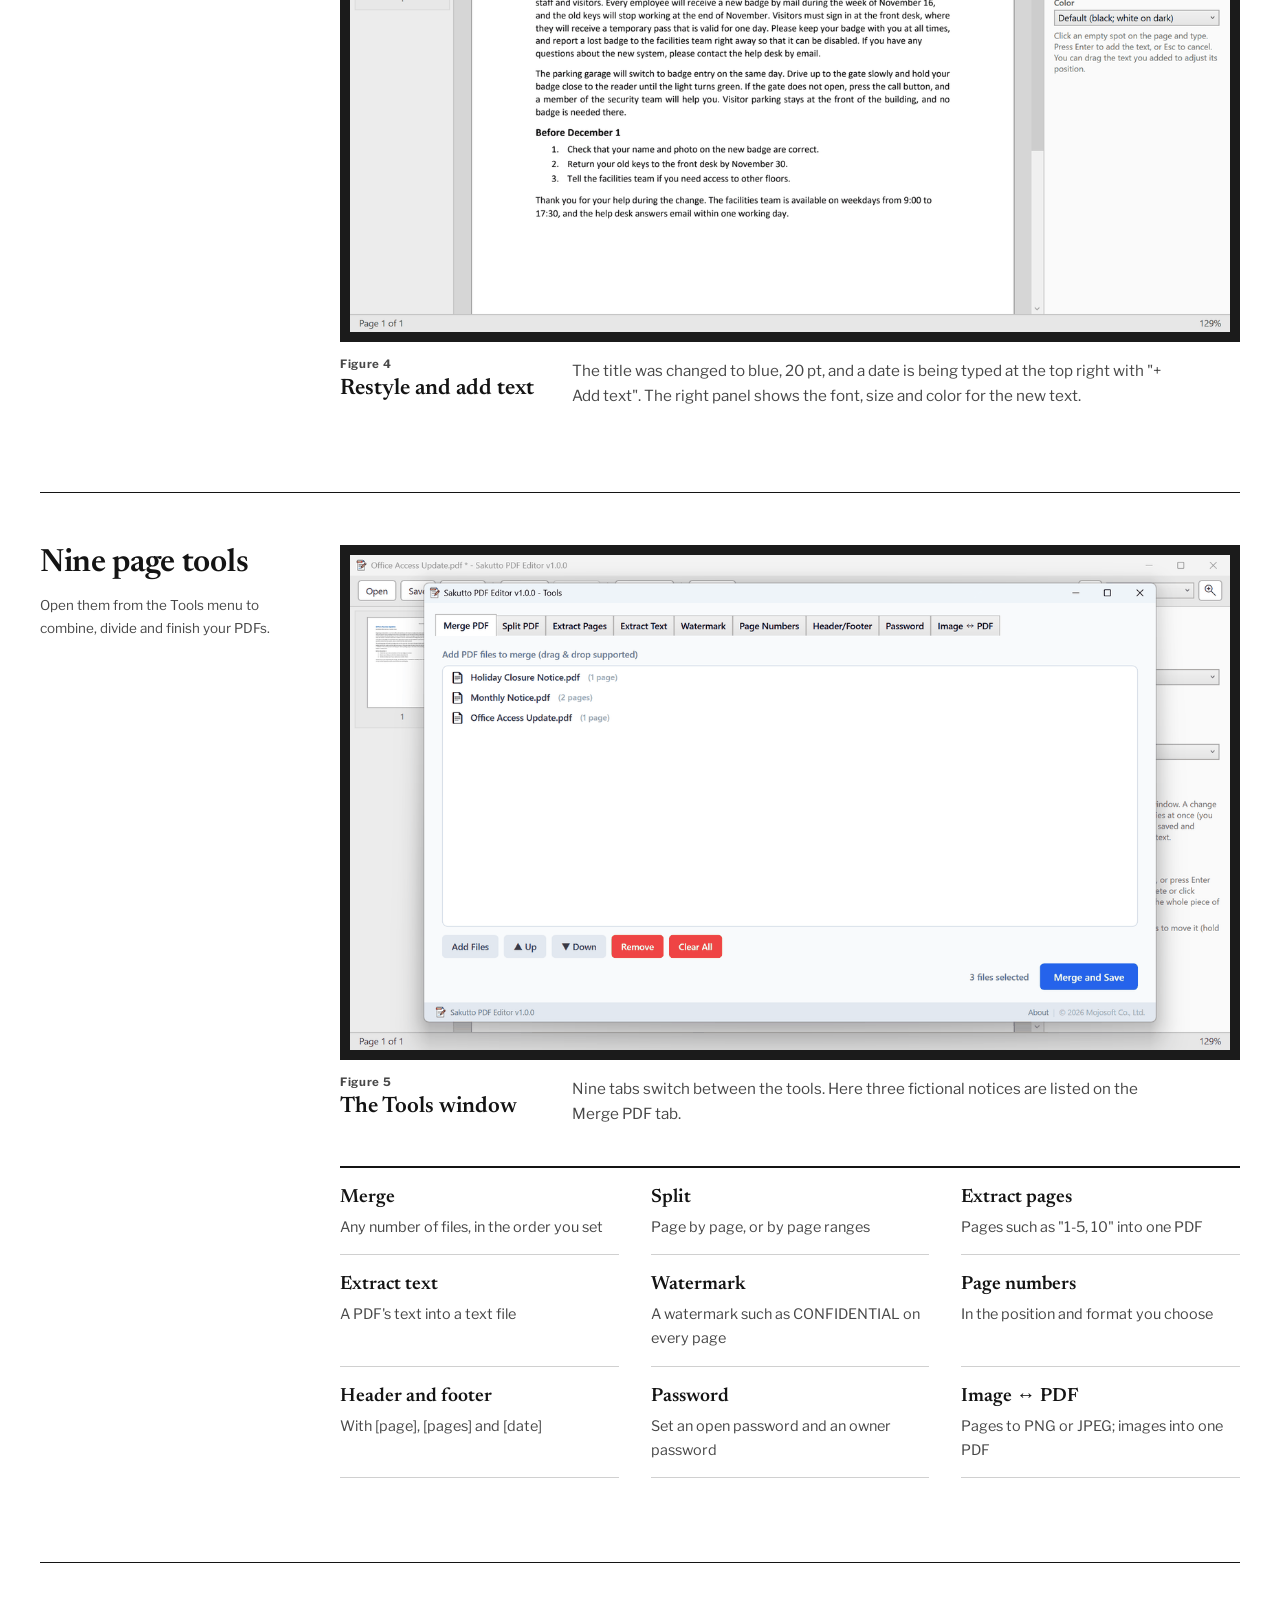
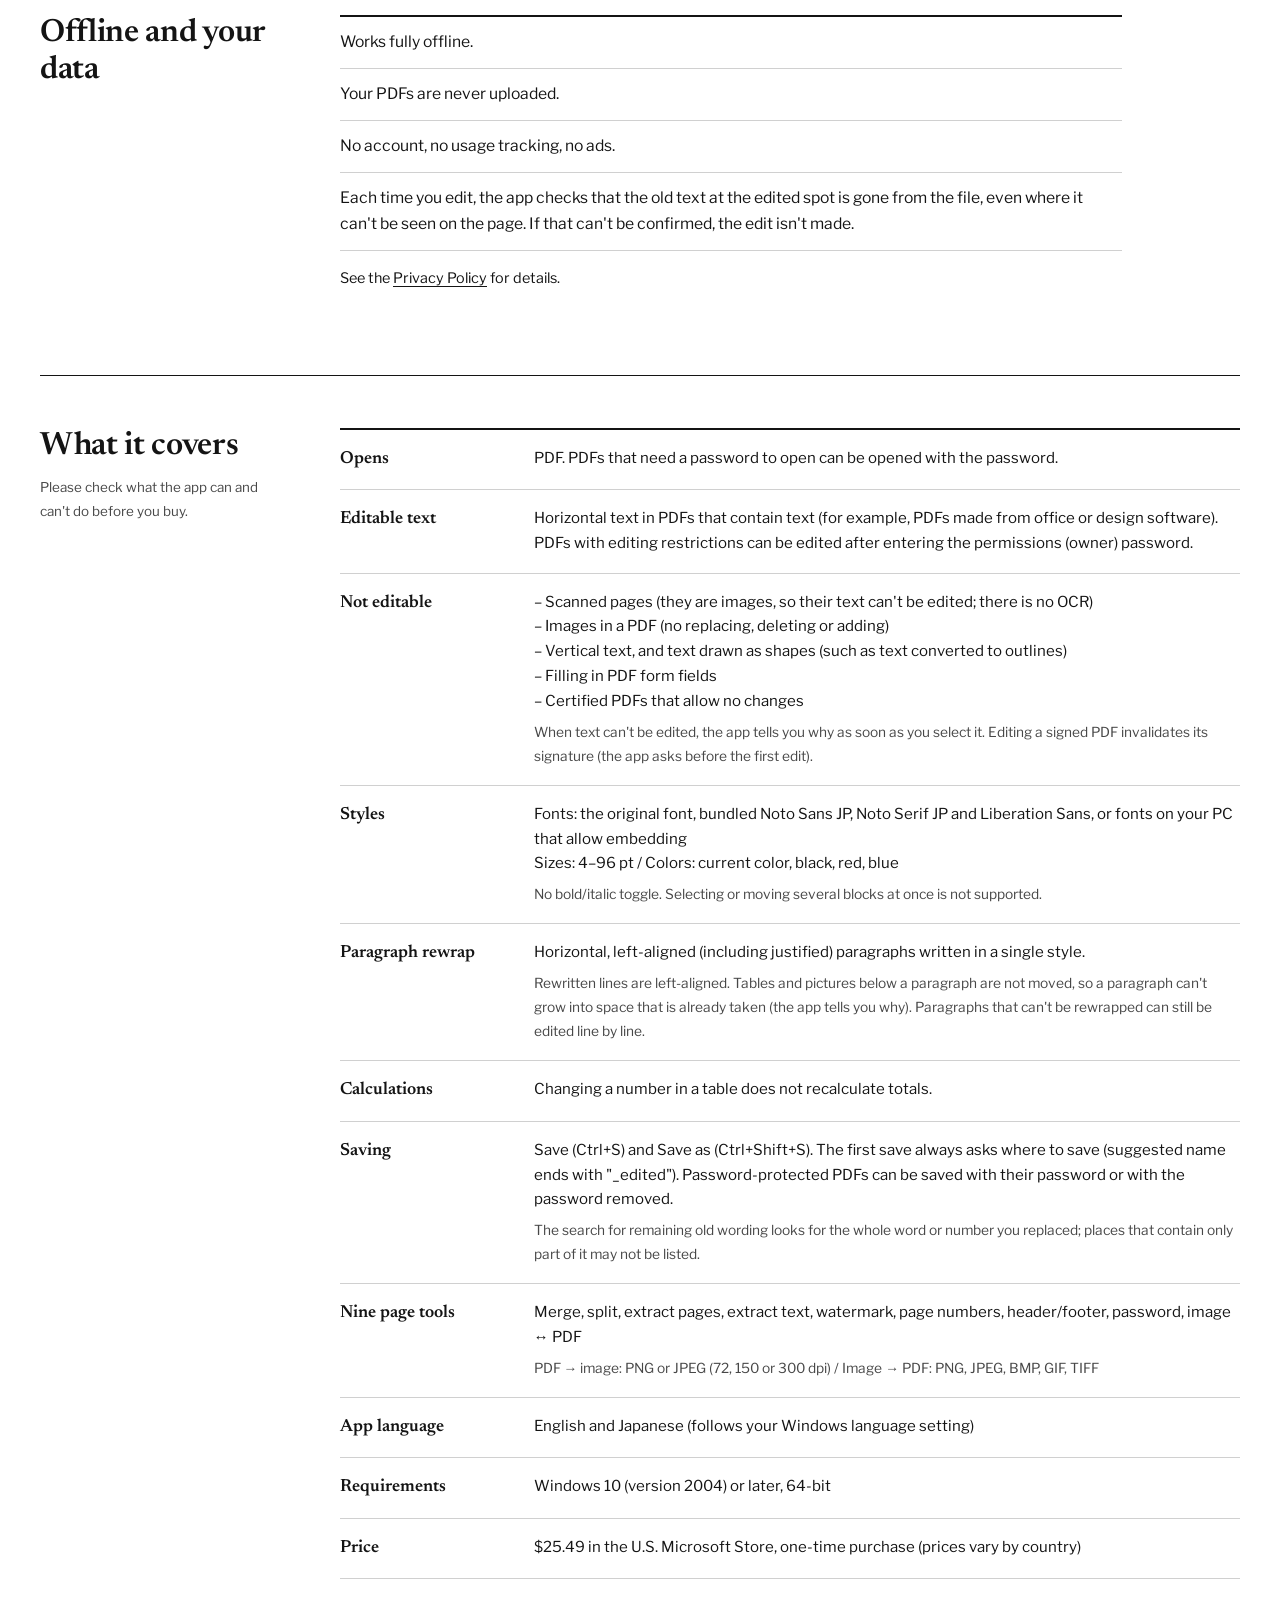
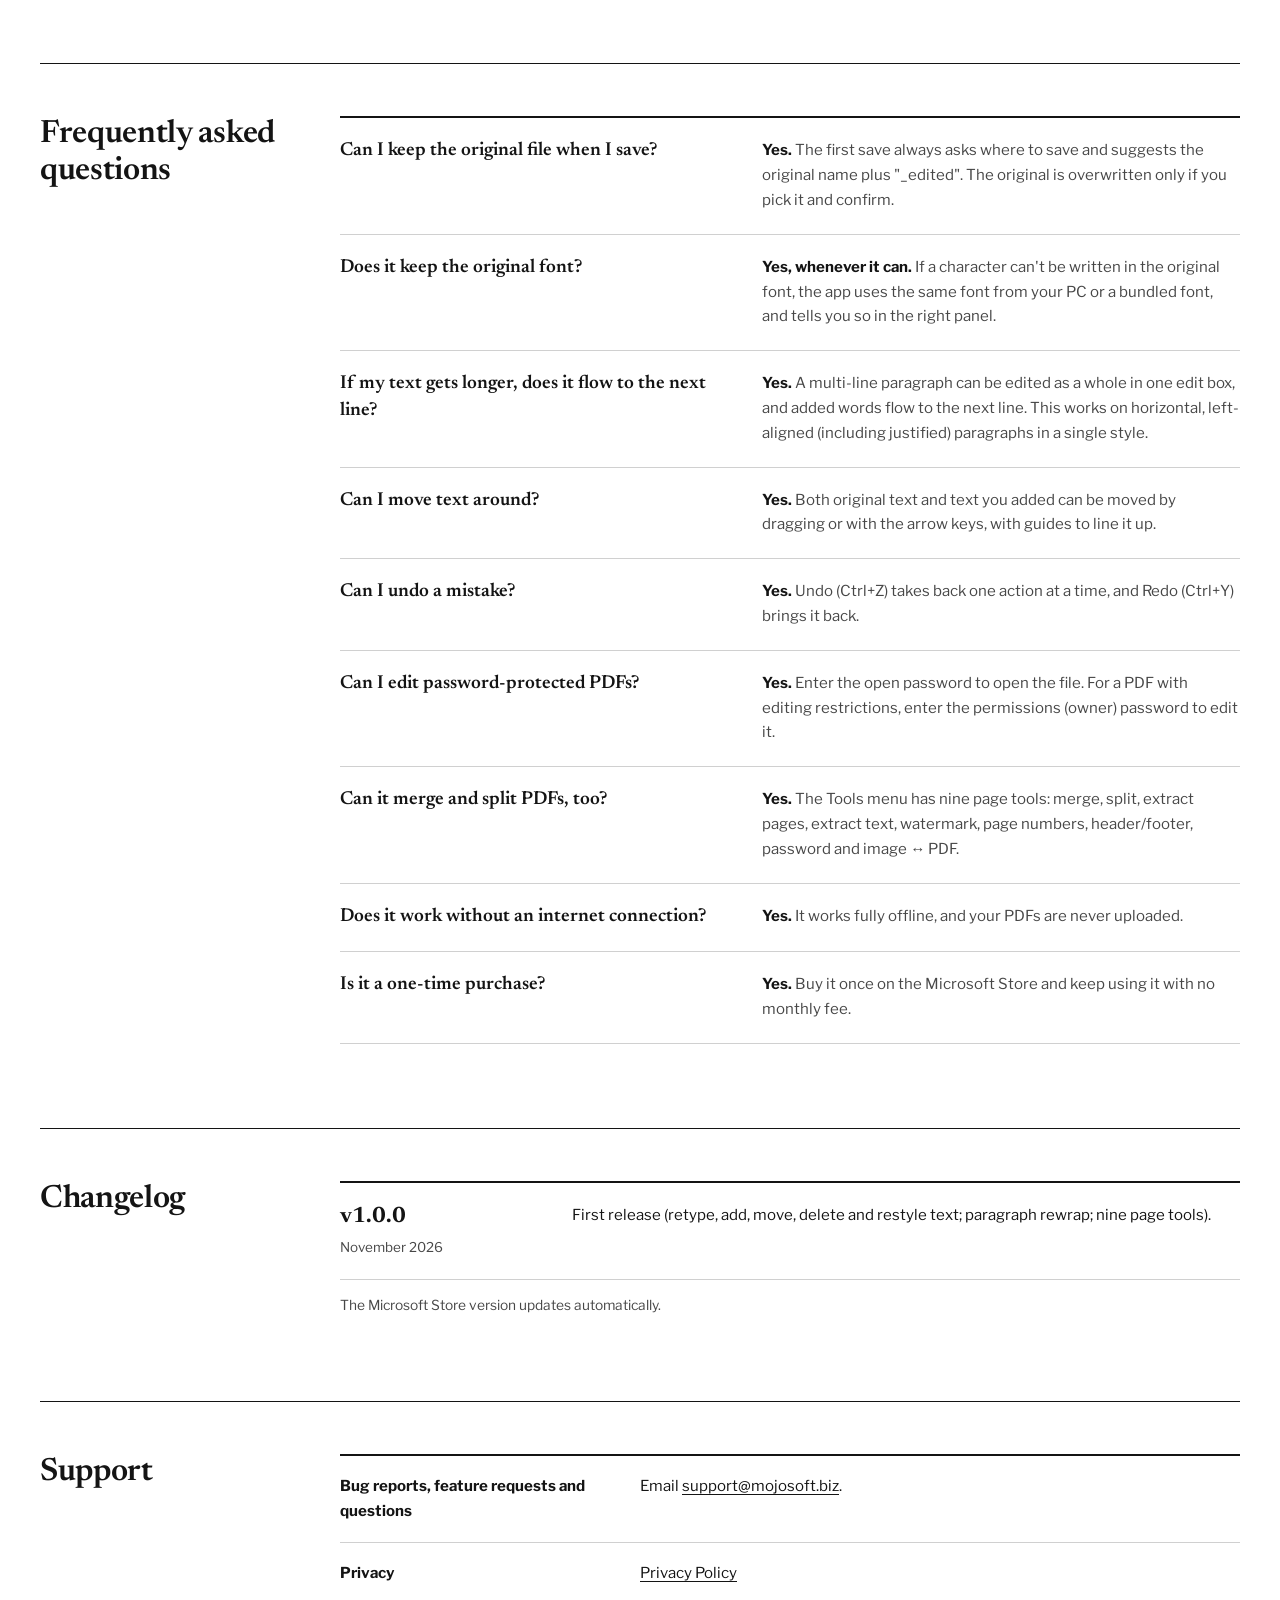
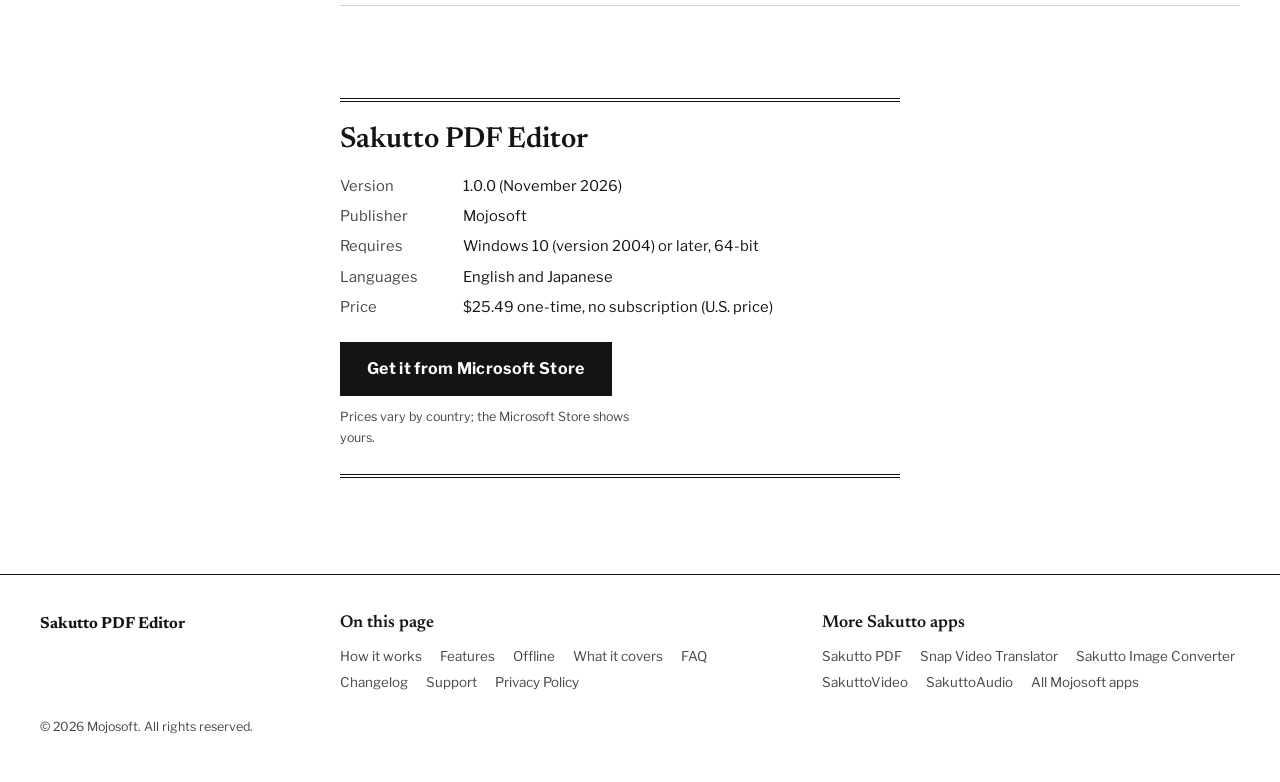
<file: en/index.html>
<!DOCTYPE html>
<html lang="en">
<head>
<meta charset="UTF-8">
<meta name="viewport" content="width=device-width, initial-scale=1.0">
<title>Sakutto PDF Editor | Edit, Add &amp; Move PDF Text on Windows, Offline</title>
<meta name="description" content="Click on text in a PDF and retype it right on the page. Fix typos, update dates and names, add or move text, change the font, size and color, and rewrap paragraphs. Nine page tools included. Works fully offline. One-time purchase.">
<link rel="icon" type="image/x-icon" href="../favicon.ico">
<link rel="icon" type="image/png" sizes="32x32" href="../favicon-32.png">
<link rel="apple-touch-icon" href="../apple-touch-icon.png">
<link rel="canonical" href="https://mojosoftjp.github.io/sakutto-pdf-editor/en/">
<link rel="alternate" href="https://mojosoftjp.github.io/sakutto-pdf-editor/" hreflang="ja">
<link rel="alternate" href="https://mojosoftjp.github.io/sakutto-pdf-editor/en/" hreflang="en">
<link rel="alternate" href="https://mojosoftjp.github.io/sakutto-pdf-editor/" hreflang="x-default">
<meta name="robots" content="index, follow, max-image-preview:large">
<meta property="og:title" content="Sakutto PDF Editor | Edit, Add &amp; Move PDF Text on Windows, Offline">
<meta property="og:description" content="Click on text in a PDF and retype it right on the page. Fix typos, update dates and names, add or move text, change the font, size and color, and rewrap paragraphs. Nine page tools included. Works fully offline. One-time purchase.">
<meta property="og:url" content="https://mojosoftjp.github.io/sakutto-pdf-editor/en/">
<meta property="og:type" content="website">
<meta property="og:site_name" content="Mojosoft">
<meta property="og:locale" content="en_US">
<meta name="twitter:title" content="Sakutto PDF Editor | Edit, Add &amp; Move PDF Text on Windows, Offline">
<meta name="twitter:description" content="Click on text in a PDF and retype it right on the page. Fix typos, update dates and names, add or move text, change the font, size and color, and rewrap paragraphs. Nine page tools included. Works fully offline. One-time purchase.">
<meta property="og:image" content="https://mojosoftjp.github.io/sakutto-pdf-editor/ss1_en.png">
<meta name="twitter:image" content="https://mojosoftjp.github.io/sakutto-pdf-editor/ss1_en.png">
<meta property="og:image:alt" content="Sakutto PDF Editor: retyping text in a PDF by clicking on it">
<meta name="twitter:image:alt" content="Sakutto PDF Editor: retyping text in a PDF by clicking on it">
<meta property="og:image:width" content="1280">
<meta property="og:image:height" content="720">
<meta name="twitter:card" content="summary_large_image">
<link rel="preconnect" href="https://fonts.googleapis.com">
<link rel="preconnect" href="https://fonts.gstatic.com" crossorigin>
<link href="https://fonts.googleapis.com/css2?family=Libre+Franklin:wght@400;600&family=Newsreader:opsz,wght@6..72,500;6..72,600&display=swap" rel="stylesheet">
<link rel="stylesheet" href="../style.css">
<script type="application/ld+json">
{
  "@context": "https://schema.org",
  "@graph": [
    {
      "@type": "SoftwareApplication",
      "@id": "https://mojosoftjp.github.io/sakutto-pdf-editor/en/#software",
      "name": "Sakutto PDF Editor",
      "alternateName": "さくっとPDF編集",
      "url": "https://mojosoftjp.github.io/sakutto-pdf-editor/en/",
      "description": "Click on text in a PDF and retype it right on the page. Fix typos, update dates and names, add or move text, change the font, size and color, and rewrap paragraphs. Nine page tools included. Works fully offline. One-time purchase.",
      "image": "https://mojosoftjp.github.io/sakutto-pdf-editor/ss1_en.png",
      "operatingSystem": "Windows",
      "applicationCategory": "UtilitiesApplication",
      "inLanguage": "en",
      "offers": {
        "@type": "Offer",
        "price": "25.49",
        "priceCurrency": "USD",
        "availability": "https://schema.org/InStock",
        "url": "https://apps.microsoft.com/detail/9NJNDMB1KWBC"
      },
      "sameAs": [
        "https://apps.microsoft.com/detail/9NJNDMB1KWBC"
      ],
      "publisher": {
        "@type": "Organization",
        "@id": "https://mojosoft.biz/#organization",
        "name": "Mojosoft",
        "url": "https://mojosoft.biz/"
      }
    },
    {
      "@type": "BreadcrumbList",
      "@id": "https://mojosoftjp.github.io/sakutto-pdf-editor/en/#breadcrumb",
      "itemListElement": [
        {
          "@type": "ListItem",
          "position": 1,
          "name": "Mojosoft",
          "item": "https://mojosoft.biz/"
        },
        {
          "@type": "ListItem",
          "position": 2,
          "name": "Sakutto PDF Editor",
          "item": "https://mojosoftjp.github.io/sakutto-pdf-editor/en/"
        }
      ]
    },
    {
      "@type": "WebPage",
      "@id": "https://mojosoftjp.github.io/sakutto-pdf-editor/en/#webpage",
      "url": "https://mojosoftjp.github.io/sakutto-pdf-editor/en/",
      "name": "Sakutto PDF Editor | Edit, Add & Move PDF Text on Windows, Offline",
      "inLanguage": "en",
      "mainEntity": {
        "@id": "https://mojosoftjp.github.io/sakutto-pdf-editor/en/#software"
      },
      "breadcrumb": {
        "@id": "https://mojosoftjp.github.io/sakutto-pdf-editor/en/#breadcrumb"
      }
    }
  ]
}
</script>
</head>
<body>
<a class="skip" href="#main">Skip to content</a>

<header class="top"><div class="wrap">
  <a class="brand" href="./"><img src="../logo-96.png" alt="" width="28" height="28"><span>Sakutto PDF Editor</span></a>
  <nav class="nav" aria-label="On this page">
    <a href="#how">How it works</a><a href="#features">Features</a><a href="#offline">Offline</a><a href="#scope">What it covers</a><a href="#faq">FAQ</a><a href="#support">Support</a>
  </nav>
  <a class="lang" href="../" hreflang="ja" lang="ja">日本語</a>
  <a class="btn btn-sm" href="https://apps.microsoft.com/detail/9NJNDMB1KWBC?cid=lp-en">Get the app</a>
</div></header>

<main id="main">
<div class="hero"><div class="wrap trim">
  <p class="runhead"><span>PDF text editor for Windows</span><span>Version 1.0.0, November 2026</span></p>

  <h1>Click on PDF text and retype it in place.</h1>

  <div class="lead">
    <p class="standfirst">Sakutto PDF Editor lets you click on the text in a PDF and retype it right on the page. Fix typos, update dates and names, add or move text, and rewrap paragraphs. It works fully offline, and your PDFs are never uploaded.</p>
    <div class="buy">
      <p class="price">$25.49<small>one-time</small></p>
      <a class="btn" href="https://apps.microsoft.com/detail/9NJNDMB1KWBC?cid=lp-en">Get it from Microsoft Store</a>
      <p class="buy-note">Buy it on the Microsoft Store and start right away. No sign-up for the app. U.S. price; prices vary by country, and the Microsoft Store shows yours.</p>
    </div>
  </div>

  <figure class="proof stack" aria-labelledby="proof-note">
    <div class="pair">
      <div class="before-item">
        <p class="cap"><b>Before</b><span>The original PDF. The red marks were drawn on this page to show the changes (two new dates and one added sentence).</span></p>
        <div class="sheet">
          <img src="../pdf_en_before.png" alt="The top of page 1 of a fictional notice, &quot;Notice of Office Access Changes&quot;, before editing. The first line begins &quot;Beginning on December 1&quot;" width="1069" height="277">
          <svg class="marks" viewBox="0 0 1069 277" aria-hidden="true" focusable="false">
            <line class="draw d1" pathLength="1" x1="186" y1="110" x2="303" y2="110"/>
            <line class="draw d1" pathLength="1" x1="811" y1="139" x2="943" y2="139"/>
            <text class="d2" x="187" y="89" font-size="18">December 8</text>
            <path class="draw d2" pathLength="1" d="M877 133 V95"/>
            <text class="d2" x="823" y="89" font-size="18">November 23</text>
            <path class="draw d3" pathLength="1" d="M602 216 L609 205 L616 216 M609 216 L727 255"/>
            <text class="d4" x="733" y="263" font-size="18">Parking is not affected.</text>
          </svg>
        </div>
      </div>
      <div class="after-item">
        <p class="cap"><b>After</b><span>The PDF as edited and saved with Sakutto PDF Editor 1.0.0. The red underlines mark the changes; they are drawn on top of the image.</span></p>
        <div class="sheet">
          <img src="../pdf_en_after.png" alt="The same part after editing: the dates now read &quot;December 8&quot; and &quot;November 23&quot;, and the sentence &quot;Parking is not affected.&quot; was added in line 4, with the lines after it rewrapped. The paragraph still has six lines" width="1069" height="277">
          <svg class="marks" viewBox="0 0 1069 277" aria-hidden="true" focusable="false">
            <line class="draw uline d5" pathLength="1" x1="183" y1="118" x2="308" y2="118"/>
            <line class="draw uline d5" pathLength="1" x1="808" y1="147" x2="946" y2="147"/>
            <line class="draw uline d5" pathLength="1" x1="610" y1="209" x2="841" y2="209"/>
          </svg>
        </div>
      </div>
    </div>
    <figcaption class="proof-note" id="proof-note">The sample is a fictional notice made for this page (the top of page 1, shown as an image). Two dates were changed and a sentence was added with Sakutto PDF Editor 1.0.0, then the file was saved. The lines after the new sentence were rewrapped, and the paragraph kept its six lines.</figcaption>
  </figure>

  <section class="before" id="before" aria-labelledby="h-before">
    <h2 id="h-before">Before you buy</h2>
    <ul>
      <li>Scanned PDFs (paper documents turned into PDFs) are images, so their text can't be edited. There is no OCR (text recognition).</li>
      <li>Images in a PDF can't be edited (no replacing, deleting or adding images).</li>
      <li>Vertical text, and text drawn as shapes (such as text converted to outlines), can't be edited.</li>
      <li class="more">Details are under "<a href="#scope">What it covers</a>".</li>
    </ul>
  </section>
</div></div>

<section class="sec" id="how" aria-labelledby="h-how"><div class="wrap">
  <div class="sec-head"><h2 id="h-how">How it works</h2></div>
  <div class="sec-body">
    <figure class="fig">
      <div class="mat"><img src="../ss3_en.png" alt="The app window with a fictional notice, &quot;Office Access Update&quot;, open and the first line of a paragraph selected: the page thumbnail on the left, the page in the middle, and the selected text's details on the right. The paragraph has just been rewrapped, and the right panel says the text was changed (Calibri, 11.04 pt, left-aligned)" width="1280" height="720" loading="lazy" decoding="async"></div>
      <figcaption class="figcap"><h3><small>Figure 1</small>Open a PDF</h3><p>Click Open or drag a PDF onto the window. Page thumbnails appear on the left, the page in the middle, and the selected text's details on the right. Here a paragraph has just been rewrapped.</p></figcaption>
    </figure>
    <figure class="fig">
      <div class="mat"><img src="../ss1_en.png" alt="A one-line edit box opened in place on a list item of a fictional notice, &quot;Holiday Closure Notice&quot;, with the date being retyped to December 18. The right panel shows the original font, ArialMT, and 10.5 pt, left-aligned" width="1280" height="720" loading="lazy" decoding="async"></div>
      <figcaption class="figcap"><h3><small>Figure 2</small>Click and retype</h3><p>Click the text to select it, then click again to open an edit box in place. Retype, then press Enter to confirm or Esc to cancel. Right-aligned numbers in a table keep their right edge.</p></figcaption>
    </figure>
    <figure class="fig">
      <div class="mat"><img src="../ss5_en.png" alt="After a phone number on page 2 of a fictional notice, &quot;Monthly Notice&quot;, was retyped to 555-0187, the right panel says the old value is still found in one place: text on another page (page 1)" width="1280" height="720" loading="lazy" decoding="async"></div>
      <figcaption class="figcap"><h3><small>Figure 3</small>Save as a new file</h3><p>Before you save, check for places you missed. If the old value (such as a phone number or a date) still appears on other pages, the right panel lists where. The first save always asks where to save and suggests the original name plus "_edited", so the original file stays as it is.</p></figcaption>
    </figure>
  </div>
</div></section>

<section class="sec" id="features" aria-labelledby="h-features"><div class="wrap">
  <div class="sec-head"><h2 id="h-features">Features</h2><p>You can fix the PDF itself, even without the file it was made from.</p></div>
  <div class="sec-body">
    <p class="intro">It's made for fixing typos in your own documents, updating the dates, years and names in templates you reuse, adding a sentence to a notice, and filling in forms that have no input fields.</p>
    <dl class="gloss">
      <div><dt>Retype</dt><dd><p>Click on text and type the correction in place.</p><p>Uses the original font whenever it can. Otherwise it uses the same font from your PC or a bundled font, and tells you so. Right-aligned numbers keep their right edge. If the new text is too long, "Fit to width" makes it fit.</p></dd></div>
      <div><dt>Paragraph rewrap</dt><dd><p>Edit a multi-line paragraph in one edit box.</p><p>Added words flow to the next line, and removed words pull the next line up. Lines before your change stay put. Works on horizontal, left-aligned (including justified) paragraphs in a single style.</p></dd></div>
      <div><dt>Add text</dt><dd><p>Write anywhere on the page.</p><p>Put your name and the date on a form with no input fields, for example. Set the default font and size under "Settings…". You can change the style and position later.</p></dd></div>
      <div><dt>Move</dt><dd><p>Move original text as well as text you added.</p><p>Drag, or use the arrow keys (0.5 pt per press, 5 pt with Shift). Guides and snapping line text up with nearby lines and edges. Text in table cells moves without getting cut off.</p></dd></div>
      <div><dt>Font, size and color</dt><dd><p>Restyle existing text, too.</p><p>Fonts: the original font, the bundled Noto Sans JP, Noto Serif JP and Liberation Sans, or fonts on your PC. Sizes from 4 to 96 pt. Colors: current color, black, red or blue.</p></dd></div>
      <div><dt>Delete and undo</dt><dd><p>Delete a selected block with the Delete key.</p><p>Undo (Ctrl+Z) and redo (Ctrl+Y) go one step per action.</p></dd></div>
    </dl>
    <figure class="fig">
      <div class="mat"><img src="../ss4_en.png" alt="A fictional notice, &quot;Office Access Update&quot;, whose title was changed to blue, 20 pt, while the date &quot;November 22, 2026&quot; is being typed at the top right of the page with &quot;+ Add text&quot;. The right panel shows the font (Calibri), size (11 pt) and color for the new text" width="1280" height="720" loading="lazy" decoding="async"></div>
      <figcaption class="figcap"><h3><small>Figure 4</small>Restyle and add text</h3><p>The title was changed to blue, 20 pt, and a date is being typed at the top right with "+ Add text". The right panel shows the font, size and color for the new text.</p></figcaption>
    </figure>
  </div>
</div></section>

<section class="sec" id="tools" aria-labelledby="h-tools"><div class="wrap">
  <div class="sec-head"><h2 id="h-tools">Nine page tools</h2><p>Open them from the Tools menu to combine, divide and finish your PDFs.</p></div>
  <div class="sec-body">
    <figure class="fig">
      <div class="mat"><img src="../ss6_en.png" alt="The Tools window with nine tabs: Merge PDF, Split PDF, Extract Pages, Extract Text, Watermark, Page Numbers, Header/Footer, Password and Image ↔ PDF. Three fictional notices are listed on the Merge PDF tab: Holiday Closure Notice (1 page), Monthly Notice (2 pages) and Office Access Update (1 page)" width="1280" height="720" loading="lazy" decoding="async"></div>
      <figcaption class="figcap"><h3><small>Figure 5</small>The Tools window</h3><p>Nine tabs switch between the tools. Here three fictional notices are listed on the Merge PDF tab.</p></figcaption>
    </figure>
    <ul class="tools">
      <li><b>Merge</b>Any number of files, in the order you set</li>
      <li><b>Split</b>Page by page, or by page ranges</li>
      <li><b>Extract pages</b>Pages such as "1-5, 10" into one PDF</li>
      <li><b>Extract text</b>A PDF's text into a text file</li>
      <li><b>Watermark</b>A watermark such as CONFIDENTIAL on every page</li>
      <li><b>Page numbers</b>In the position and format you choose</li>
      <li><b>Header and footer</b>With [page], [pages] and [date]</li>
      <li><b>Password</b>Set an open password and an owner password</li>
      <li><b>Image ↔ PDF</b>Pages to PNG or JPEG; images into one PDF</li>
    </ul>
  </div>
</div></section>

<section class="sec" id="offline" aria-labelledby="h-offline"><div class="wrap">
  <div class="sec-head"><h2 id="h-offline">Offline and your data</h2></div>
  <div class="sec-body">
    <ul class="plain">
      <li>Works fully offline.</li>
      <li>Your PDFs are never uploaded.</li>
      <li>No account, no usage tracking, no ads.</li>
      <li>Each time you edit, the app checks that the old text at the edited spot is gone from the file, even where it can't be seen on the page. If that can't be confirmed, the edit isn't made.</li>
    </ul>
    <p class="plain-note">See the <a href="privacy.html">Privacy Policy</a> for details.</p>
  </div>
</div></section>

<section class="sec" id="scope" aria-labelledby="h-scope"><div class="wrap">
  <div class="sec-head"><h2 id="h-scope">What it covers</h2><p>Please check what the app can and can't do before you buy.</p></div>
  <div class="sec-body">
    <table class="spec">
      <tr><th scope="row">Opens</th><td>PDF. PDFs that need a password to open can be opened with the password.</td></tr>
      <tr><th scope="row">Editable text</th><td>Horizontal text in PDFs that contain text (for example, PDFs made from office or design software). PDFs with editing restrictions can be edited after entering the permissions (owner) password.</td></tr>
      <tr><th scope="row">Not editable</th><td><ul><li>Scanned pages (they are images, so their text can't be edited; there is no OCR)</li><li>Images in a PDF (no replacing, deleting or adding)</li><li>Vertical text, and text drawn as shapes (such as text converted to outlines)</li><li>Filling in PDF form fields</li><li>Certified PDFs that allow no changes</li></ul><small>When text can't be edited, the app tells you why as soon as you select it. Editing a signed PDF invalidates its signature (the app asks before the first edit).</small></td></tr>
      <tr><th scope="row">Styles</th><td>Fonts: the original font, bundled Noto Sans JP, Noto Serif JP and Liberation Sans, or fonts on your PC that allow embedding<br>Sizes: 4–96 pt / Colors: current color, black, red, blue<small>No bold/italic toggle. Selecting or moving several blocks at once is not supported.</small></td></tr>
      <tr><th scope="row">Paragraph rewrap</th><td>Horizontal, left-aligned (including justified) paragraphs written in a single style.<small>Rewritten lines are left-aligned. Tables and pictures below a paragraph are not moved, so a paragraph can't grow into space that is already taken (the app tells you why). Paragraphs that can't be rewrapped can still be edited line by line.</small></td></tr>
      <tr><th scope="row">Calculations</th><td>Changing a number in a table does not recalculate totals.</td></tr>
      <tr><th scope="row">Saving</th><td>Save (Ctrl+S) and Save as (Ctrl+Shift+S). The first save always asks where to save (suggested name ends with "_edited"). Password-protected PDFs can be saved with their password or with the password removed.<small>The search for remaining old wording looks for the whole word or number you replaced; places that contain only part of it may not be listed.</small></td></tr>
      <tr><th scope="row">Nine page tools</th><td>Merge, split, extract pages, extract text, watermark, page numbers, header/footer, password, image ↔ PDF<small>PDF → image: PNG or JPEG (72, 150 or 300 dpi) / Image → PDF: PNG, JPEG, BMP, GIF, TIFF</small></td></tr>
      <tr><th scope="row">App language</th><td>English and Japanese (follows your Windows language setting)</td></tr>
      <tr><th scope="row">Requirements</th><td>Windows 10 (version 2004) or later, 64-bit</td></tr>
      <tr><th scope="row">Price</th><td>$25.49 in the U.S. Microsoft Store, one-time purchase (prices vary by country)</td></tr>
    </table>
  </div>
</div></section>

<section class="sec" id="faq" aria-labelledby="h-faq"><div class="wrap">
  <div class="sec-head"><h2 id="h-faq">Frequently asked questions</h2></div>
  <div class="sec-body">
    <dl class="faq">
      <div><dt>Can I keep the original file when I save?</dt><dd><strong>Yes.</strong> The first save always asks where to save and suggests the original name plus "_edited". The original is overwritten only if you pick it and confirm.</dd></div>
      <div><dt>Does it keep the original font?</dt><dd><strong>Yes, whenever it can.</strong> If a character can't be written in the original font, the app uses the same font from your PC or a bundled font, and tells you so in the right panel.</dd></div>
      <div><dt>If my text gets longer, does it flow to the next line?</dt><dd><strong>Yes.</strong> A multi-line paragraph can be edited as a whole in one edit box, and added words flow to the next line. This works on horizontal, left-aligned (including justified) paragraphs in a single style.</dd></div>
      <div><dt>Can I move text around?</dt><dd><strong>Yes.</strong> Both original text and text you added can be moved by dragging or with the arrow keys, with guides to line it up.</dd></div>
      <div><dt>Can I undo a mistake?</dt><dd><strong>Yes.</strong> Undo (Ctrl+Z) takes back one action at a time, and Redo (Ctrl+Y) brings it back.</dd></div>
      <div><dt>Can I edit password-protected PDFs?</dt><dd><strong>Yes.</strong> Enter the open password to open the file. For a PDF with editing restrictions, enter the permissions (owner) password to edit it.</dd></div>
      <div><dt>Can it merge and split PDFs, too?</dt><dd><strong>Yes.</strong> The Tools menu has nine page tools: merge, split, extract pages, extract text, watermark, page numbers, header/footer, password and image ↔ PDF.</dd></div>
      <div><dt>Does it work without an internet connection?</dt><dd><strong>Yes.</strong> It works fully offline, and your PDFs are never uploaded.</dd></div>
      <div><dt>Is it a one-time purchase?</dt><dd><strong>Yes.</strong> Buy it once on the Microsoft Store and keep using it with no monthly fee.</dd></div>
    </dl>
  </div>
</div></section>

<section class="sec" id="changelog" aria-labelledby="h-changelog"><div class="wrap">
  <div class="sec-head"><h2 id="h-changelog">Changelog</h2></div>
  <div class="sec-body">
    <div class="log">
      <article>
        <div><h3>v1.0.0</h3><time datetime="2026-11">November 2026</time></div>
        <p>First release (retype, add, move, delete and restyle text; paragraph rewrap; nine page tools).</p>
      </article>
    </div>
    <p class="log-note">The Microsoft Store version updates automatically.</p>
  </div>
</div></section>

<section class="sec" id="support" aria-labelledby="h-support"><div class="wrap">
  <div class="sec-head"><h2 id="h-support">Support</h2></div>
  <div class="sec-body">
    <dl class="support">
      <div><dt>Bug reports, feature requests and questions</dt><dd>Email <a href="mailto:support@mojosoft.biz">support@mojosoft.biz</a>.</dd></div>
      <div><dt>Privacy</dt><dd><a href="privacy.html">Privacy Policy</a></dd></div>
    </dl>
  </div>
</div></section>

<section class="colophon" aria-labelledby="h-colophon"><div class="wrap">
  <div class="colo">
    <h2 id="h-colophon">Sakutto PDF Editor</h2>
    <dl>
      <div><dt>Version</dt><dd>1.0.0 (November 2026)</dd></div>
      <div><dt>Publisher</dt><dd>Mojosoft</dd></div>
      <div><dt>Requires</dt><dd>Windows 10 (version 2004) or later, 64-bit</dd></div>
      <div><dt>Languages</dt><dd>English and Japanese</dd></div>
      <div><dt>Price</dt><dd>$25.49 one-time, no subscription (U.S. price)</dd></div>
    </dl>
    <a class="btn" href="https://apps.microsoft.com/detail/9NJNDMB1KWBC?cid=lp-en">Get it from Microsoft Store</a>
    <p class="buy-note">Prices vary by country; the Microsoft Store shows yours.</p>
  </div>
</div></section>
</main>

<footer class="foot"><div class="wrap">
  <div><p class="foot-brand">Sakutto PDF Editor</p></div>
  <div><h2>On this page</h2><ul><li><a href="#how">How it works</a></li><li><a href="#features">Features</a></li><li><a href="#offline">Offline</a></li><li><a href="#scope">What it covers</a></li><li><a href="#faq">FAQ</a></li><li><a href="#changelog">Changelog</a></li><li><a href="#support">Support</a></li><li><a href="privacy.html">Privacy Policy</a></li></ul></div>
  <div><h2>More Sakutto apps</h2><ul><li><a href="https://mojosoftjp.github.io/sakutto-pdf/en/">Sakutto PDF</a></li><li><a href="https://mojosoftjp.github.io/sakutto-videotranslator/en/">Snap Video Translator</a></li><li><a href="https://mojosoftjp.github.io/sakutto-imageconverter/en/">Sakutto Image Converter</a></li><li><a href="https://mojosoftjp.github.io/sakutto-videoconverter/en/">SakuttoVideo</a></li><li><a href="https://mojosoftjp.github.io/sakutto-audioconverter/en/">SakuttoAudio</a></li><li><a href="https://mojosoftjp.github.io/en/">All Mojosoft apps</a></li></ul></div>
  <p class="copyright">&copy; 2026 Mojosoft. All rights reserved.</p>
</div></footer>
</body>
</html>
</file>
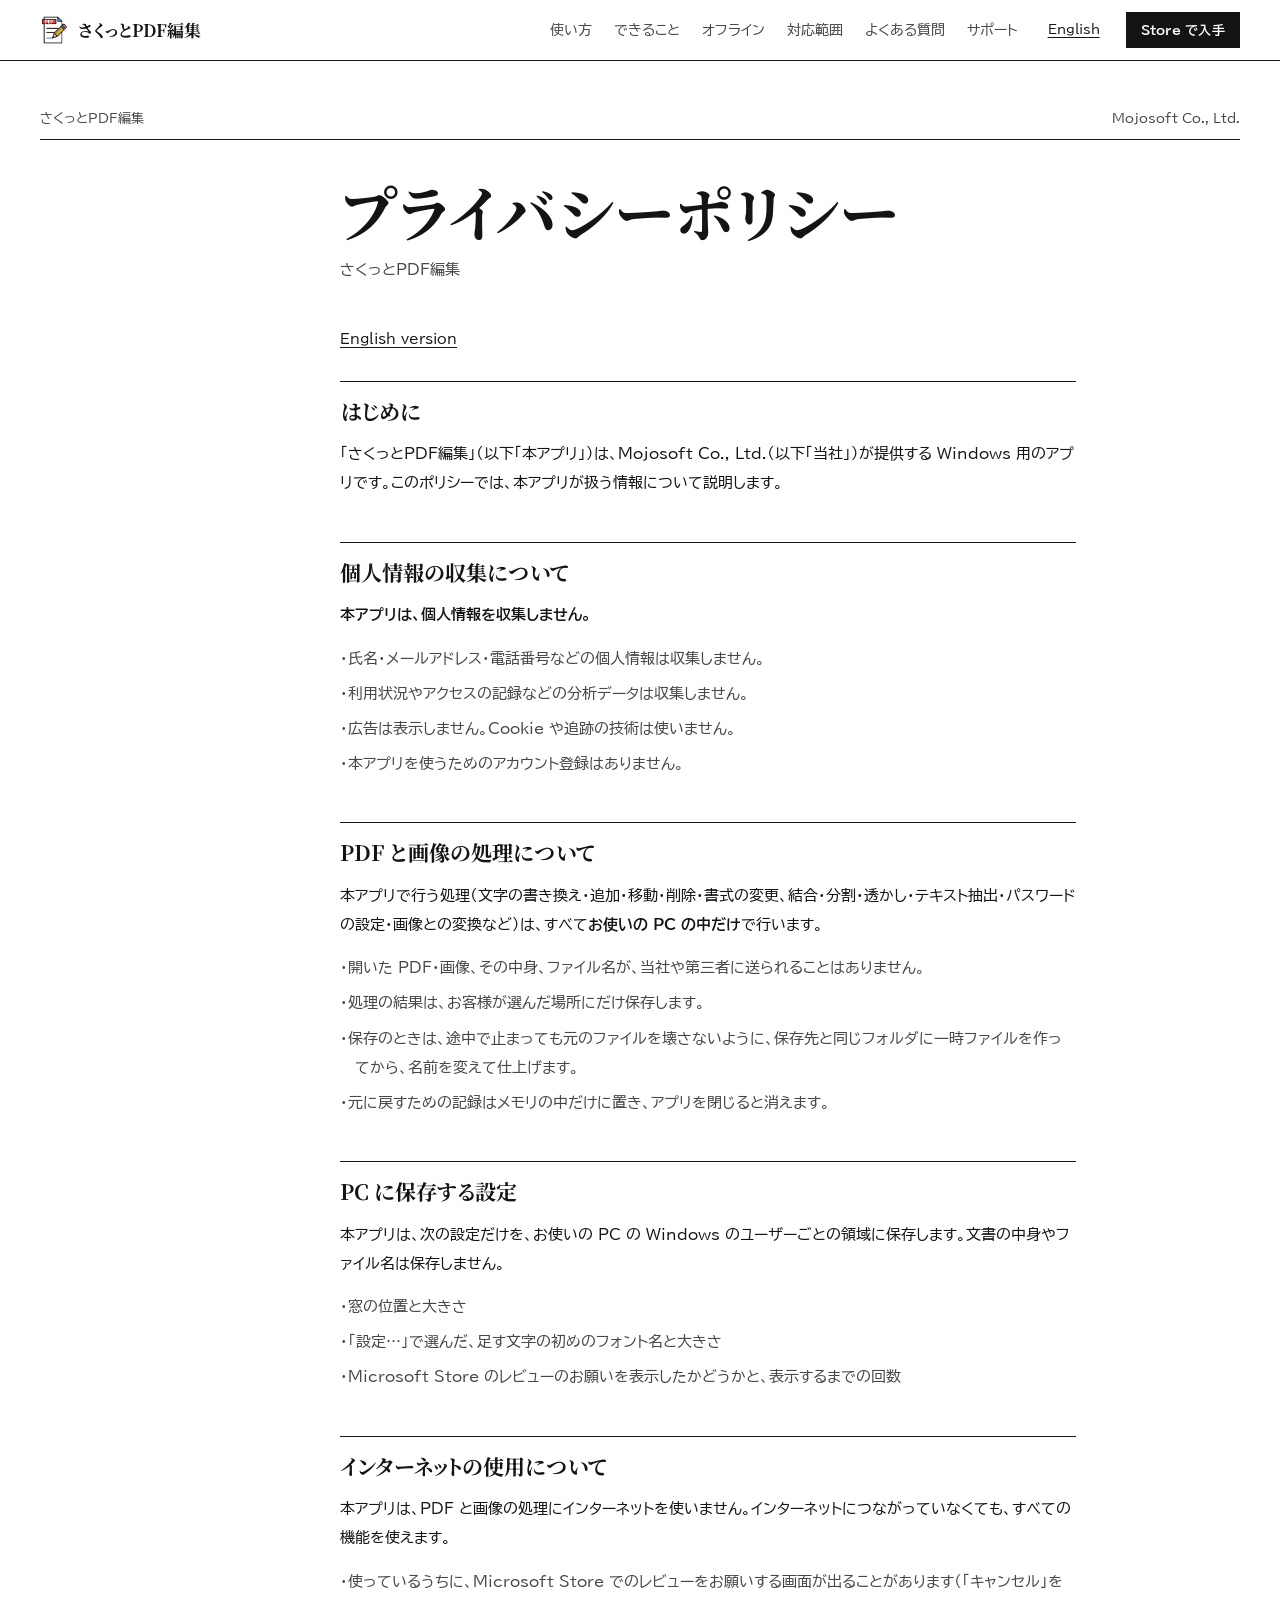
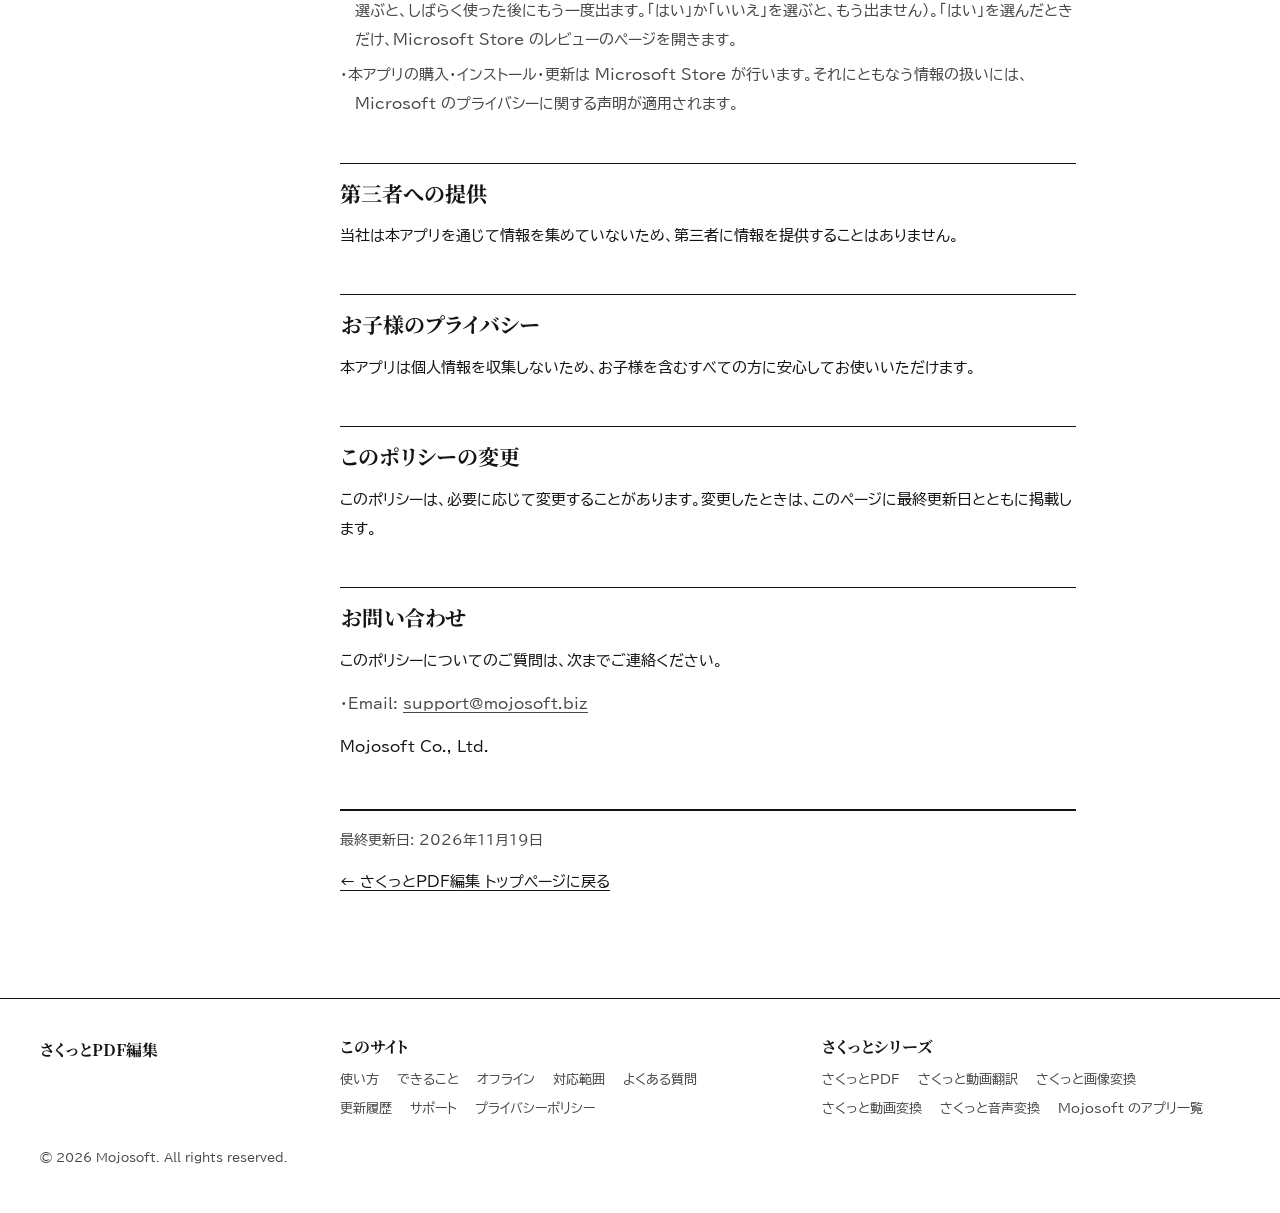
<file: privacy.html>
<!DOCTYPE html>
<html lang="ja">
<head>
<meta charset="UTF-8">
<meta name="viewport" content="width=device-width, initial-scale=1.0">
<title>プライバシーポリシー - さくっとPDF編集</title>
<meta name="description" content="さくっとPDF編集のプライバシーポリシー。PDF の処理はすべて PC の中で行い、個人情報やファイルを集めたり送ったりしません。">
<link rel="icon" type="image/x-icon" href="favicon.ico">
<link rel="icon" type="image/png" sizes="32x32" href="favicon-32.png">
<link rel="apple-touch-icon" href="apple-touch-icon.png">
<link rel="canonical" href="https://mojosoftjp.github.io/sakutto-pdf-editor/privacy.html">
<link rel="alternate" href="https://mojosoftjp.github.io/sakutto-pdf-editor/privacy.html" hreflang="ja">
<link rel="alternate" href="https://mojosoftjp.github.io/sakutto-pdf-editor/en/privacy.html" hreflang="en">
<link rel="alternate" href="https://mojosoftjp.github.io/sakutto-pdf-editor/privacy.html" hreflang="x-default">
<meta name="robots" content="index, follow">
<meta property="og:title" content="プライバシーポリシー - さくっとPDF編集">
<meta property="og:description" content="さくっとPDF編集のプライバシーポリシー。PDF の処理はすべて PC の中で行い、個人情報やファイルを集めたり送ったりしません。">
<meta property="og:url" content="https://mojosoftjp.github.io/sakutto-pdf-editor/privacy.html">
<meta property="og:type" content="website">
<meta property="og:site_name" content="Mojosoft">
<meta property="og:locale" content="ja_JP">
<link rel="preconnect" href="https://fonts.googleapis.com">
<link rel="preconnect" href="https://fonts.gstatic.com" crossorigin>
<link href="https://fonts.googleapis.com/css2?family=BIZ+UDPGothic:wght@400;700&family=Noto+Serif+JP:wght@500;700&display=swap" rel="stylesheet">
<link rel="stylesheet" href="style.css">
</head>
<body>
<a class="skip" href="#main">本文へ</a>

<header class="top"><div class="wrap">
  <a class="brand" href="./"><img src="logo-96.png" alt="" width="28" height="28"><span>さくっとPDF編集</span></a>
  <nav class="nav" aria-label="サイト内">
    <a href="./#how">使い方</a><a href="./#features">できること</a><a href="./#offline">オフライン</a><a href="./#scope">対応範囲</a><a href="./#faq">よくある質問</a><a href="./#support">サポート</a>
  </nav>
  <a class="lang" href="en/privacy.html" hreflang="en" lang="en">English</a>
  <a class="btn btn-sm" href="https://apps.microsoft.com/detail/9NJNDMB1KWBC?cid=lp-privacy">Store で入手</a>
</div></header>

<div class="doc-head"><div class="wrap">
  <p class="runhead"><span>さくっとPDF編集</span><span>Mojosoft Co., Ltd.</span></p>
  <h1>プライバシーポリシー</h1>
  <p class="sub">さくっとPDF編集</p>
</div></div>

<main class="policy" id="main">
<p class="other-lang"><a href="en/privacy.html" hreflang="en" lang="en">English version</a></p>

<h2>はじめに</h2>
<p>「さくっとPDF編集」（以下「本アプリ」）は、Mojosoft Co., Ltd.（以下「当社」）が提供する Windows 用のアプリです。このポリシーでは、本アプリが扱う情報について説明します。</p>

<h2>個人情報の収集について</h2>
<p><strong>本アプリは、個人情報を収集しません。</strong></p>
<ul>
  <li>氏名・メールアドレス・電話番号などの個人情報は収集しません。</li>
  <li>利用状況やアクセスの記録などの分析データは収集しません。</li>
  <li>広告は表示しません。Cookie や追跡の技術は使いません。</li>
  <li>本アプリを使うためのアカウント登録はありません。</li>
</ul>

<h2>PDF と画像の処理について</h2>
<p>本アプリで行う処理（文字の書き換え・追加・移動・削除・書式の変更、結合・分割・透かし・テキスト抽出・パスワードの設定・画像との変換など）は、すべて<strong>お使いの PC の中だけ</strong>で行います。</p>
<ul>
  <li>開いた PDF・画像、その中身、ファイル名が、当社や第三者に送られることはありません。</li>
  <li>処理の結果は、お客様が選んだ場所にだけ保存します。</li>
  <li>保存のときは、途中で止まっても元のファイルを壊さないように、保存先と同じフォルダに一時ファイルを作ってから、名前を変えて仕上げます。</li>
  <li>元に戻すための記録はメモリの中だけに置き、アプリを閉じると消えます。</li>
</ul>

<h2>PC に保存する設定</h2>
<p>本アプリは、次の設定だけを、お使いの PC の Windows のユーザーごとの領域に保存します。文書の中身やファイル名は保存しません。</p>
<ul>
  <li>窓の位置と大きさ</li>
  <li>「設定…」で選んだ、足す文字の初めのフォント名と大きさ</li>
  <li>Microsoft Store のレビューのお願いを表示したかどうかと、表示するまでの回数</li>
</ul>

<h2>インターネットの使用について</h2>
<p>本アプリは、PDF と画像の処理にインターネットを使いません。インターネットにつながっていなくても、すべての機能を使えます。</p>
<ul>
  <li>使っているうちに、Microsoft Store でのレビューをお願いする画面が出ることがあります（「キャンセル」を選ぶと、しばらく使った後にもう一度出ます。「はい」か「いいえ」を選ぶと、もう出ません）。「はい」を選んだときだけ、Microsoft Store のレビューのページを開きます。</li>
  <li>本アプリの購入・インストール・更新は Microsoft Store が行います。それにともなう情報の扱いには、Microsoft のプライバシーに関する声明が適用されます。</li>
</ul>

<h2>第三者への提供</h2>
<p>当社は本アプリを通じて情報を集めていないため、第三者に情報を提供することはありません。</p>

<h2>お子様のプライバシー</h2>
<p>本アプリは個人情報を収集しないため、お子様を含むすべての方に安心してお使いいただけます。</p>

<h2>このポリシーの変更</h2>
<p>このポリシーは、必要に応じて変更することがあります。変更したときは、このページに最終更新日とともに掲載します。</p>

<h2>お問い合わせ</h2>
<p>このポリシーについてのご質問は、次までご連絡ください。</p>
<ul>
  <li>Email: <a href="mailto:support@mojosoft.biz">support@mojosoft.biz</a></li>
</ul>
<p>Mojosoft Co., Ltd.</p>

<p class="updated">最終更新日: 2026年11月19日</p>
<p class="back"><a href="./">&larr; さくっとPDF編集 トップページに戻る</a></p>
</main>

<footer class="foot"><div class="wrap">
  <div><p class="foot-brand">さくっとPDF編集</p></div>
  <div><h2>このサイト</h2><ul><li><a href="./#how">使い方</a></li><li><a href="./#features">できること</a></li><li><a href="./#offline">オフライン</a></li><li><a href="./#scope">対応範囲</a></li><li><a href="./#faq">よくある質問</a></li><li><a href="./#changelog">更新履歴</a></li><li><a href="./#support">サポート</a></li><li><a href="privacy.html">プライバシーポリシー</a></li></ul></div>
  <div><h2>さくっとシリーズ</h2><ul><li><a href="https://mojosoftjp.github.io/sakutto-pdf/">さくっとPDF</a></li><li><a href="https://mojosoftjp.github.io/sakutto-videotranslator/">さくっと動画翻訳</a></li><li><a href="https://mojosoftjp.github.io/sakutto-imageconverter/">さくっと画像変換</a></li><li><a href="https://mojosoftjp.github.io/sakutto-videoconverter/">さくっと動画変換</a></li><li><a href="https://mojosoftjp.github.io/sakutto-audioconverter/">さくっと音声変換</a></li><li><a href="https://mojosoftjp.github.io/">Mojosoft のアプリ一覧</a></li></ul></div>
  <p class="copyright">&copy; 2026 Mojosoft. All rights reserved.</p>
</div></footer>

</body>
</html>
</file>
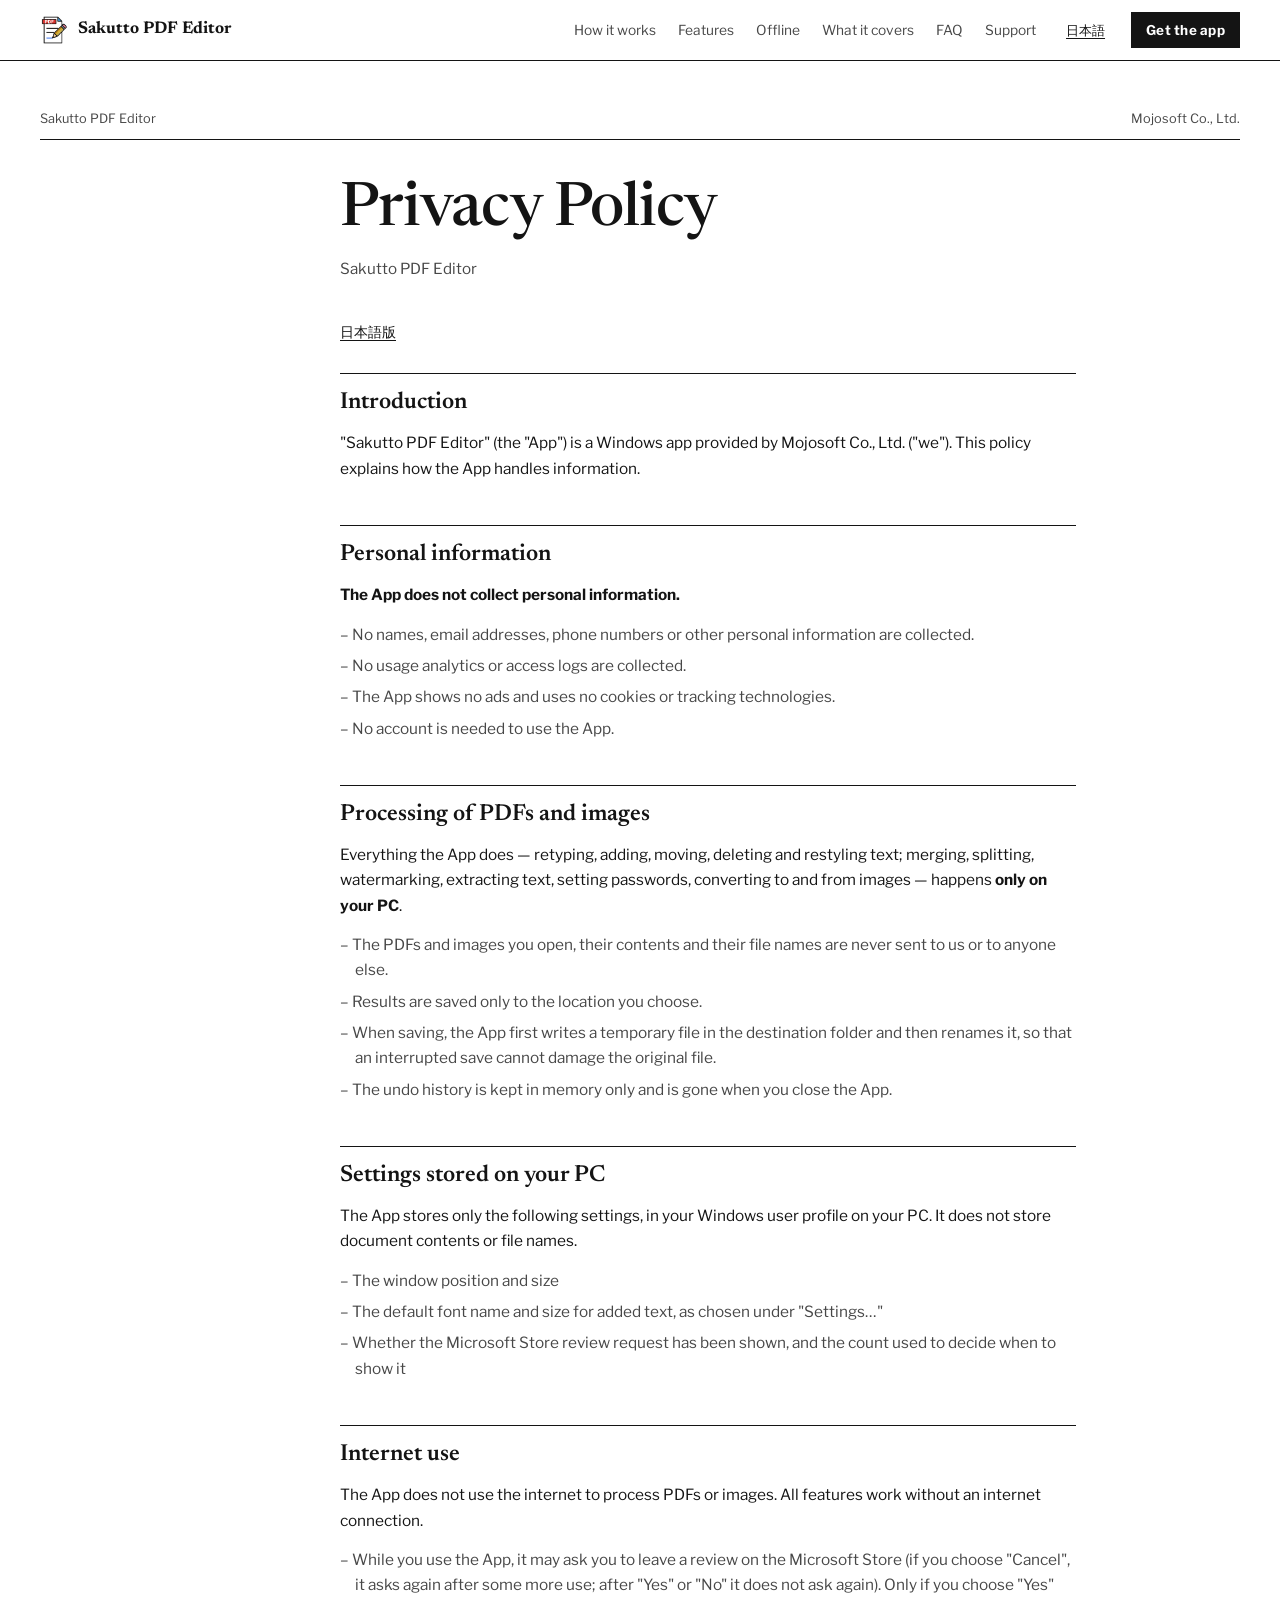
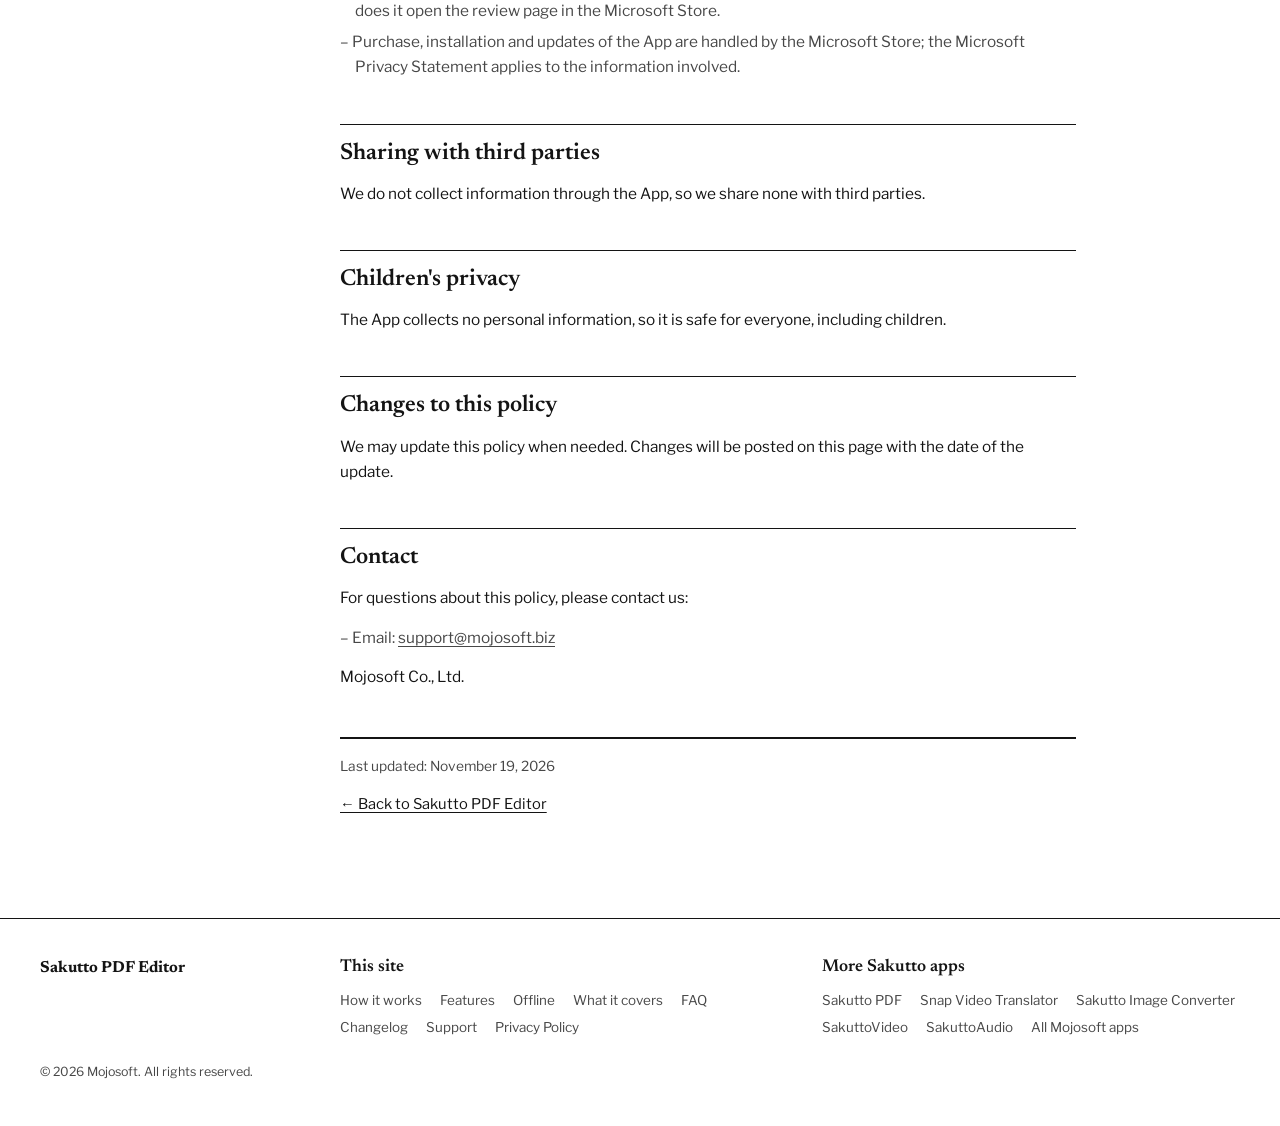
<file: en/privacy.html>
<!DOCTYPE html>
<html lang="en">
<head>
<meta charset="UTF-8">
<meta name="viewport" content="width=device-width, initial-scale=1.0">
<title>Privacy Policy - Sakutto PDF Editor</title>
<meta name="description" content="Privacy policy of Sakutto PDF Editor. All PDF processing happens on your PC; the app collects and sends no personal information and no files.">
<link rel="icon" type="image/x-icon" href="../favicon.ico">
<link rel="icon" type="image/png" sizes="32x32" href="../favicon-32.png">
<link rel="apple-touch-icon" href="../apple-touch-icon.png">
<link rel="canonical" href="https://mojosoftjp.github.io/sakutto-pdf-editor/en/privacy.html">
<link rel="alternate" href="https://mojosoftjp.github.io/sakutto-pdf-editor/privacy.html" hreflang="ja">
<link rel="alternate" href="https://mojosoftjp.github.io/sakutto-pdf-editor/en/privacy.html" hreflang="en">
<link rel="alternate" href="https://mojosoftjp.github.io/sakutto-pdf-editor/privacy.html" hreflang="x-default">
<meta name="robots" content="index, follow">
<meta property="og:title" content="Privacy Policy - Sakutto PDF Editor">
<meta property="og:description" content="Privacy policy of Sakutto PDF Editor. All PDF processing happens on your PC; the app collects and sends no personal information and no files.">
<meta property="og:url" content="https://mojosoftjp.github.io/sakutto-pdf-editor/en/privacy.html">
<meta property="og:type" content="website">
<meta property="og:site_name" content="Mojosoft">
<meta property="og:locale" content="en_US">
<link rel="preconnect" href="https://fonts.googleapis.com">
<link rel="preconnect" href="https://fonts.gstatic.com" crossorigin>
<link href="https://fonts.googleapis.com/css2?family=Libre+Franklin:wght@400;600&family=Newsreader:opsz,wght@6..72,500;6..72,600&display=swap" rel="stylesheet">
<link rel="stylesheet" href="../style.css">
</head>
<body>
<a class="skip" href="#main">Skip to content</a>

<header class="top"><div class="wrap">
  <a class="brand" href="./"><img src="../logo-96.png" alt="" width="28" height="28"><span>Sakutto PDF Editor</span></a>
  <nav class="nav" aria-label="Site">
    <a href="./#how">How it works</a><a href="./#features">Features</a><a href="./#offline">Offline</a><a href="./#scope">What it covers</a><a href="./#faq">FAQ</a><a href="./#support">Support</a>
  </nav>
  <a class="lang" href="../privacy.html" hreflang="ja" lang="ja">日本語</a>
  <a class="btn btn-sm" href="https://apps.microsoft.com/detail/9NJNDMB1KWBC?cid=lp-privacy-en">Get the app</a>
</div></header>

<div class="doc-head"><div class="wrap">
  <p class="runhead"><span>Sakutto PDF Editor</span><span>Mojosoft Co., Ltd.</span></p>
  <h1>Privacy Policy</h1>
  <p class="sub">Sakutto PDF Editor</p>
</div></div>

<main class="policy" id="main">
<p class="other-lang"><a href="../privacy.html" hreflang="ja" lang="ja">日本語版</a></p>

<h2>Introduction</h2>
<p>"Sakutto PDF Editor" (the "App") is a Windows app provided by Mojosoft Co., Ltd. ("we"). This policy explains how the App handles information.</p>

<h2>Personal information</h2>
<p><strong>The App does not collect personal information.</strong></p>
<ul>
  <li>No names, email addresses, phone numbers or other personal information are collected.</li>
  <li>No usage analytics or access logs are collected.</li>
  <li>The App shows no ads and uses no cookies or tracking technologies.</li>
  <li>No account is needed to use the App.</li>
</ul>

<h2>Processing of PDFs and images</h2>
<p>Everything the App does — retyping, adding, moving, deleting and restyling text; merging, splitting, watermarking, extracting text, setting passwords, converting to and from images — happens <strong>only on your PC</strong>.</p>
<ul>
  <li>The PDFs and images you open, their contents and their file names are never sent to us or to anyone else.</li>
  <li>Results are saved only to the location you choose.</li>
  <li>When saving, the App first writes a temporary file in the destination folder and then renames it, so that an interrupted save cannot damage the original file.</li>
  <li>The undo history is kept in memory only and is gone when you close the App.</li>
</ul>

<h2>Settings stored on your PC</h2>
<p>The App stores only the following settings, in your Windows user profile on your PC. It does not store document contents or file names.</p>
<ul>
  <li>The window position and size</li>
  <li>The default font name and size for added text, as chosen under "Settings…"</li>
  <li>Whether the Microsoft Store review request has been shown, and the count used to decide when to show it</li>
</ul>

<h2>Internet use</h2>
<p>The App does not use the internet to process PDFs or images. All features work without an internet connection.</p>
<ul>
  <li>While you use the App, it may ask you to leave a review on the Microsoft Store (if you choose "Cancel", it asks again after some more use; after "Yes" or "No" it does not ask again). Only if you choose "Yes" does it open the review page in the Microsoft Store.</li>
  <li>Purchase, installation and updates of the App are handled by the Microsoft Store; the Microsoft Privacy Statement applies to the information involved.</li>
</ul>

<h2>Sharing with third parties</h2>
<p>We do not collect information through the App, so we share none with third parties.</p>

<h2>Children's privacy</h2>
<p>The App collects no personal information, so it is safe for everyone, including children.</p>

<h2>Changes to this policy</h2>
<p>We may update this policy when needed. Changes will be posted on this page with the date of the update.</p>

<h2>Contact</h2>
<p>For questions about this policy, please contact us:</p>
<ul>
  <li>Email: <a href="mailto:support@mojosoft.biz">support@mojosoft.biz</a></li>
</ul>
<p>Mojosoft Co., Ltd.</p>

<p class="updated">Last updated: November 19, 2026</p>
<p class="back"><a href="./">&larr; Back to Sakutto PDF Editor</a></p>
</main>

<footer class="foot"><div class="wrap">
  <div><p class="foot-brand">Sakutto PDF Editor</p></div>
  <div><h2>This site</h2><ul><li><a href="./#how">How it works</a></li><li><a href="./#features">Features</a></li><li><a href="./#offline">Offline</a></li><li><a href="./#scope">What it covers</a></li><li><a href="./#faq">FAQ</a></li><li><a href="./#changelog">Changelog</a></li><li><a href="./#support">Support</a></li><li><a href="privacy.html">Privacy Policy</a></li></ul></div>
  <div><h2>More Sakutto apps</h2><ul><li><a href="https://mojosoftjp.github.io/sakutto-pdf/en/">Sakutto PDF</a></li><li><a href="https://mojosoftjp.github.io/sakutto-videotranslator/en/">Snap Video Translator</a></li><li><a href="https://mojosoftjp.github.io/sakutto-imageconverter/en/">Sakutto Image Converter</a></li><li><a href="https://mojosoftjp.github.io/sakutto-videoconverter/en/">SakuttoVideo</a></li><li><a href="https://mojosoftjp.github.io/sakutto-audioconverter/en/">SakuttoAudio</a></li><li><a href="https://mojosoftjp.github.io/en/">All Mojosoft apps</a></li></ul></div>
  <p class="copyright">&copy; 2026 Mojosoft. All rights reserved.</p>
</div></footer>

</body>
</html>
</file>
<file: style.css>
/* さくっとPDF編集 LP — "proof sheet" design.
   The page is set like a printed document: white paper, ink-black type, hairline rules, section heads hanging in the
   left margin. Red is used only as a proofreader's correction mark (struck-out old text, underlined new text).
   Dark mats are used only around real screenshots of the app. Shared by /, /en/ and both privacy pages. */
:root{
  --paper:#ffffff;
  --ink:#141414;
  --ink-2:#474747;          /* secondary text: 9.1:1 on white */
  --hair:#d0d0d0;
  --red:#c4161c;            /* correction marks only: 6.0:1 on white */
  --mat:#1b1b1b;            /* real app screens only */
  --serif:"Noto Serif JP","Yu Mincho","YuMincho","Hiragino Mincho ProN",serif;
  --sans:"BIZ UDPGothic","Yu Gothic UI","Yu Gothic","Meiryo",sans-serif;
  --gut:40px;
  --side:236px;             /* hanging-head column */
}
html[lang="en"]{
  --serif:"Newsreader","Georgia","Times New Roman",serif;
  --sans:"Libre Franklin","Segoe UI","Helvetica Neue",Arial,sans-serif;
}
*{box-sizing:border-box;margin:0;padding:0}
html{scroll-behavior:smooth;-webkit-text-size-adjust:100%}
@media (prefers-reduced-motion:reduce){html{scroll-behavior:auto}}
body{background:var(--paper);color:var(--ink);font-family:var(--sans);font-size:16px;line-height:1.9;-webkit-font-smoothing:antialiased;overflow-wrap:anywhere}
html[lang="en"] body{font-size:17px;line-height:1.65;overflow-wrap:break-word}
img{max-width:100%;height:auto;display:block}
a{color:inherit;text-underline-offset:.22em;text-decoration-thickness:1px}
a:hover{text-decoration-thickness:2px}
:focus-visible{outline:2px solid var(--ink);outline-offset:3px}
.btn:focus-visible{outline-offset:4px}
.wrap{max-width:1280px;margin:0 auto;padding:0 var(--gut)}
.serif,h1,h2,h3{font-family:var(--serif);font-feature-settings:"palt";font-weight:700}
html[lang="en"] h1,html[lang="en"] h2,html[lang="en"] h3{font-feature-settings:normal}
/* Japanese headings and large lines break between phrases (Chromium; other browsers fall back to normal breaking) */
h1,h2,h3,dt,.standfirst,.cap,.price{word-break:auto-phrase}
ul{list-style:none}
.skip{position:absolute;left:-9999px;top:0;background:var(--ink);color:#fff;padding:8px 14px;z-index:50}
.skip:focus{left:12px;top:12px}

/* button: one style, square, ink */
.btn{display:inline-block;background:var(--ink);color:#fff;border:1px solid var(--ink);text-decoration:none;font-weight:700;line-height:1.35;padding:15px 26px;font-size:1rem;letter-spacing:.02em;transition:background .15s,color .15s}
.btn:hover{background:var(--paper);color:var(--ink)}
.btn-sm{padding:8px 14px;font-size:.84rem;white-space:nowrap}

/* header */
.top{position:sticky;top:0;z-index:20;background:var(--paper);border-bottom:1px solid var(--ink)}
.top .wrap{display:flex;align-items:center;gap:26px;height:60px}
.brand{display:flex;align-items:center;gap:10px;text-decoration:none;font-family:var(--serif);font-weight:700;font-size:1.06rem;white-space:nowrap;font-feature-settings:"palt"}
.brand img{width:28px;height:28px}
.nav{margin-left:auto;display:flex;gap:22px;font-size:.86rem}
.nav a{text-decoration:none;color:var(--ink-2)}
.nav a:hover{color:var(--ink);text-decoration:underline}
.lang{font-size:.84rem;white-space:nowrap}
.top .lang{margin-left:4px}

/* ===== hero: a trimmed proof sheet ===== */
.hero .trim{padding-top:0;padding-bottom:72px}
.hero{padding-top:36px}

.runhead{display:flex;justify-content:space-between;flex-wrap:wrap;gap:4px 24px;font-size:.8rem;color:var(--ink-2);padding-bottom:10px;border-bottom:1px solid var(--ink);line-height:1.6}
.hero h1{font-weight:500;font-size:clamp(1.65rem,3.9vw,3.1rem);line-height:1.32;letter-spacing:0;margin-top:clamp(24px,4vw,52px)}
html[lang="en"] .hero h1{font-weight:500;font-size:clamp(1.75rem,3.9vw,3.2rem);line-height:1.18;letter-spacing:-.01em}
.hero h1{text-wrap:balance}
.hero h1 span{display:inline-block}
.lead{display:grid;grid-template-columns:minmax(0,1.75fr) minmax(0,1fr);gap:40px 64px;margin-top:clamp(28px,4vw,48px);align-items:end}
.standfirst{font-family:var(--serif);font-weight:500;font-size:clamp(1.12rem,1.75vw,1.42rem);line-height:1.85;font-feature-settings:"palt";max-width:31em}
html[lang="en"] .standfirst{line-height:1.5;font-size:clamp(1.2rem,1.9vw,1.55rem);max-width:28em}
.buy{border-left:1px solid var(--ink);padding:4px 0 4px 28px}
.price{font-family:var(--serif);font-weight:500;font-size:2.7rem;line-height:1.05;font-feature-settings:"palt"}
.price small{font-family:var(--sans);font-size:.92rem;font-weight:700;margin-left:10px;letter-spacing:.04em}
.buy .btn{margin-top:16px}
.buy-note{font-size:.78rem;color:var(--ink-2);margin-top:12px;line-height:1.7;max-width:24em}

/* proof figure: the page before (with the red marks) and after (as saved by the app) */
.proof{margin-top:clamp(40px,6vw,72px)}
.proof .pair{display:grid;grid-template-columns:1fr 1fr;gap:36px;align-items:start}
.proof.stack .pair{grid-template-columns:minmax(0,1fr);gap:28px;max-width:920px}
.proof.stack .after-item{margin-left:auto;width:100%}
.cap{display:flex;gap:12px;align-items:baseline;font-size:.82rem;color:var(--ink-2);margin-bottom:8px;line-height:1.6}
.cap b{font-family:var(--serif);font-size:1.06rem;color:var(--ink);white-space:nowrap;font-feature-settings:"palt"}
.sheet{position:relative;background:#fff;border:1px solid #8c8c8c}
.sheet img{width:100%}
.marks{position:absolute;inset:0;width:100%;height:100%;overflow:visible}
.marks line,.marks path{fill:none;stroke:var(--red);stroke-width:3;stroke-linecap:round;stroke-linejoin:round}
.marks .uline{stroke-width:2.5}
.marks text{fill:var(--red);font-family:var(--serif);font-weight:700;font-feature-settings:"palt"}
.proof-note{font-size:.8rem;color:var(--ink-2);margin-top:16px;max-width:62em;line-height:1.75}
@media (prefers-reduced-motion:no-preference){
  .marks .draw{stroke-dasharray:1;stroke-dashoffset:1;animation:pen .55s cubic-bezier(.6,.1,.3,1) forwards}
  .marks text{opacity:0;animation:inkin .45s ease-out forwards}
  .marks .d1{animation-delay:.7s}.marks .d2{animation-delay:1.15s}.marks .d3{animation-delay:1.45s}.marks .d4{animation-delay:1.9s}.marks .d5{animation-delay:2.3s}
}
@keyframes pen{to{stroke-dashoffset:0}}
@keyframes inkin{to{opacity:1}}

/* before you buy: a ruled notice inside the sheet */
.before{margin-top:56px;display:grid;grid-template-columns:var(--side) minmax(0,1fr);column-gap:64px;row-gap:8px;border-top:2px solid var(--ink);border-bottom:1px solid var(--ink);padding:20px 0 22px}
.before h2{font-size:1.3rem;line-height:1.5}
.before ul{font-size:.94rem;line-height:1.85;max-width:46em}
.before li + li{margin-top:4px}
.before li{padding-left:1em;text-indent:-1em}
.before li::before{content:"・"}
html[lang="en"] .before li::before{content:"\2013\00a0"}

/* ===== sections: a rule, the head hanging in the left margin, the body on the right ===== */
.sec .wrap{display:grid;grid-template-columns:var(--side) minmax(0,1fr);column-gap:64px}
.sec .wrap::before{content:"";grid-column:1/-1;border-top:1px solid var(--ink);margin-bottom:52px}
.sec{padding-bottom:84px}
.sec-head h2{font-size:1.85rem;line-height:1.4;position:sticky;top:88px}
html[lang="en"] .sec-head h2{font-weight:600;font-size:2rem;line-height:1.15;letter-spacing:-.01em}
.sec-head p{font-size:.84rem;color:var(--ink-2);margin-top:12px;line-height:1.75;position:sticky;top:calc(88px + 3.2em)}
.sec-body{min-width:0}
.sec-body > p{max-width:40em}

/* offline and data: a few plain ruled lines, body size */
.plain{border-top:2px solid var(--ink);max-width:46em}
.plain li{padding:12px 0 13px;border-bottom:1px solid var(--hair);font-size:.98rem}
.plain-note{margin-top:16px;font-size:.9rem}

/* how it works: large real screens, captioned like figures in a manual */
.fig{margin-top:0}
.fig + .fig{margin-top:64px}
.mat{background:var(--mat);padding:10px}
.mat img{width:100%}
.figcap{display:grid;grid-template-columns:14em minmax(0,1fr);gap:4px 28px;margin-top:16px}
html[lang="en"] .figcap{grid-template-columns:12em minmax(0,1fr)}
.figcap h3{font-size:1.28rem;line-height:1.45}
html[lang="en"] .figcap h3{font-weight:600;font-size:1.4rem;line-height:1.2}
.figcap h3 small{display:block;font-family:var(--sans);font-weight:700;font-size:.72rem;color:var(--ink-2);letter-spacing:.06em;margin-bottom:4px}
.figcap p{font-size:.95rem;color:var(--ink-2);max-width:40em}

/* features: a glossary, not cards */
.gloss{border-top:2px solid var(--ink)}
.gloss > div{display:grid;grid-template-columns:11em minmax(0,1fr);gap:4px 28px;padding:22px 0 23px;border-bottom:1px solid var(--hair)}
html[lang="en"] .gloss > div{grid-template-columns:12em minmax(0,1fr)}
.gloss dt{font-family:var(--serif);font-weight:700;font-size:1.26rem;line-height:1.5;font-feature-settings:"palt"}
html[lang="en"] .gloss dt{font-weight:600;font-size:1.34rem;line-height:1.3}
.gloss dd p{font-size:.98rem}
.gloss dd p + p{margin-top:6px;font-size:.9rem;color:var(--ink-2)}
.intro{margin-bottom:28px;max-width:40em}
.gloss + .fig{margin-top:56px}

/* nine tools */
.tools{display:grid;grid-template-columns:repeat(3,minmax(0,1fr));column-gap:32px;margin-top:40px;border-top:2px solid var(--ink)}
.tools li{padding:14px 0 15px;border-bottom:1px solid var(--hair);font-size:.9rem;color:var(--ink-2);line-height:1.7}
.tools b{display:block;font-family:var(--serif);font-size:1.12rem;color:var(--ink);font-feature-settings:"palt"}
html[lang="en"] .tools b{font-weight:600;font-size:1.2rem}

/* scope table */
.spec{width:100%;border-collapse:collapse;border-top:2px solid var(--ink);font-size:.94rem}
.spec th,.spec td{text-align:left;vertical-align:top;padding:16px 0 17px;border-bottom:1px solid var(--hair)}
.spec th{width:11em;padding-right:24px;font-family:var(--serif);font-weight:700;font-size:1.04rem;line-height:1.75;font-feature-settings:"palt"}
html[lang="en"] .spec th{font-weight:600;font-size:1.1rem;line-height:1.5}
.spec td ul{margin:0}
.spec td li{padding-left:1em;text-indent:-1em}
.spec td li::before{content:"・"}
html[lang="en"] .spec td li::before{content:"\2013\00a0"}
.spec small{display:block;color:var(--ink-2);font-size:.86rem;margin-top:6px;line-height:1.75}

/* FAQ: every answer starts with "yes", so the list is printed open */
.faq{border-top:2px solid var(--ink)}
.faq > div{padding:20px 0 21px;border-bottom:1px solid var(--hair);display:grid;grid-template-columns:minmax(0,1fr) minmax(0,1.25fr);gap:6px 40px}
.faq dt{font-family:var(--serif);font-weight:700;font-size:1.1rem;line-height:1.65;font-feature-settings:"palt"}
html[lang="en"] .faq dt{font-weight:600;font-size:1.18rem;line-height:1.4}
.faq dd{font-size:.94rem;color:var(--ink-2)}
.faq dd strong{color:var(--ink)}

/* changelog */
.log{border-top:2px solid var(--ink)}
.log article{display:grid;grid-template-columns:11em minmax(0,1fr);gap:4px 28px;padding:20px 0 21px;border-bottom:1px solid var(--hair)}
html[lang="en"] .log article{grid-template-columns:12em minmax(0,1fr)}
.log h3{font-size:1.4rem;line-height:1.3}
.log time{display:block;font-size:.84rem;color:var(--ink-2);margin-top:4px}
.log p{font-size:.94rem}
.log-note{margin-top:14px;font-size:.86rem;color:var(--ink-2)}

/* support */
.support{border-top:2px solid var(--ink)}
.support > div{display:grid;grid-template-columns:16em minmax(0,1fr);gap:4px 28px;padding:18px 0 19px;border-bottom:1px solid var(--hair)}
.support dt{font-weight:700;font-size:.94rem}
.support dd{font-size:.94rem}

/* colophon (奥付): the last block of the document doubles as the closing purchase box */
.colophon .wrap{display:grid;grid-template-columns:var(--side) minmax(0,1fr);column-gap:64px}
.colophon{padding:8px 0 96px}
.colo{grid-column:2;max-width:560px;border-top:4px double var(--ink);border-bottom:4px double var(--ink);padding:22px 0 26px}
.colo h2{font-size:1.6rem;line-height:1.4}
html[lang="en"] .colo h2{font-weight:600;font-size:1.8rem;line-height:1.2}
.colo dl{margin-top:12px}
.colo dl > div{display:grid;grid-template-columns:6.5em minmax(0,1fr);gap:4px 20px;font-size:.92rem;padding:3px 0}
html[lang="en"] .colo dl > div{grid-template-columns:7em minmax(0,1fr)}
.colo dt{color:var(--ink-2)}
.colo .btn{margin-top:20px}
.colo .buy-note{margin-top:10px}

/* footer */
.foot{border-top:1px solid var(--ink);padding:36px 0 44px;font-size:.84rem;color:var(--ink-2)}
.foot .wrap{display:grid;grid-template-columns:var(--side) minmax(0,1fr) minmax(0,1fr);column-gap:64px;row-gap:24px}
.foot h2{font-size:1rem;color:var(--ink);margin-bottom:8px;line-height:1.5}
html[lang="en"] .foot h2{font-weight:600;font-size:1.08rem}
.foot ul{display:flex;flex-wrap:wrap;gap:4px 18px}
.foot a{text-decoration:none}
.foot a:hover{text-decoration:underline;color:var(--ink)}
.copyright{grid-column:1/-1;font-size:.78rem}
.foot-brand{font-family:var(--serif);font-weight:700;color:var(--ink);font-size:1rem;font-feature-settings:"palt"}

/* ===== privacy pages ===== */
.doc-head .wrap{display:grid;grid-template-columns:var(--side) minmax(0,1fr);column-gap:64px;padding-top:48px}
.doc-head .runhead{grid-column:1/-1}
.doc-head h1{grid-column:2;font-weight:700;font-size:clamp(2.2rem,5vw,3.8rem);line-height:1.15;margin-top:36px}
html[lang="en"] .doc-head h1{font-weight:500;letter-spacing:-.015em}
.doc-head .sub{grid-column:2;color:var(--ink-2);margin-top:10px;font-size:.95rem}
.policy{max-width:1280px;margin:0 auto;padding:40px var(--gut) 88px calc(var(--gut) + var(--side) + 64px)}
.policy > *{max-width:46rem}
.policy .other-lang{font-size:.9rem;margin-bottom:28px}
.policy h2{font-size:1.32rem;line-height:1.5;margin:44px 0 12px;padding-top:14px;border-top:1px solid var(--ink)}
html[lang="en"] .policy h2{font-weight:600;font-size:1.45rem;line-height:1.3}
.policy h2:first-of-type{margin-top:0}
.policy p,.policy ul{margin-bottom:14px;font-size:.96rem}
.policy ul li{padding-left:1em;text-indent:-1em;margin-bottom:6px;color:var(--ink-2)}
.policy ul li::before{content:"・"}
html[lang="en"] .policy ul li::before{content:"\2013\00a0"}
.policy strong{font-weight:700}
.policy .updated{margin-top:48px;padding-top:16px;border-top:2px solid var(--ink);font-size:.86rem;color:var(--ink-2)}
.policy .back{margin-top:10px;font-size:.92rem}

/* ===== responsive ===== */
@media (max-width:1080px){
  :root{--side:200px}
  .sec .wrap,.before,.colophon .wrap,.doc-head .wrap{column-gap:44px}
  .tools{grid-template-columns:repeat(2,minmax(0,1fr))}
  .faq > div{grid-template-columns:minmax(0,1fr)}
}
@media (max-width:900px){
  :root{--gut:24px}
  .nav{display:none}
  .top .lang{margin-left:auto}
  .hero{padding-top:28px}
  .hero .trim{padding-bottom:48px}
  .lead{grid-template-columns:minmax(0,1fr)}
  .buy{border-left:0;border-top:1px solid var(--ink);padding:20px 0 0}
  .proof .pair{grid-template-columns:minmax(0,1fr)}
  .before{grid-template-columns:minmax(0,1fr)}
  .sec .wrap{grid-template-columns:minmax(0,1fr)}
  .sec .wrap::before{margin-bottom:36px}
  .sec{padding-bottom:64px}
  .sec-head{margin-bottom:28px}
  .sec-head h2,.sec-head p{position:static}
  .colophon .wrap{grid-template-columns:minmax(0,1fr)}
  .colo{grid-column:1}
  .foot .wrap{grid-template-columns:minmax(0,1fr)}
  .doc-head .wrap{grid-template-columns:minmax(0,1fr)}
  .doc-head h1,.doc-head .sub{grid-column:1}
  .policy{padding:32px var(--gut) 72px}
}
@media (max-width:640px){
  :root{--gut:18px}
  .gloss > div,.figcap,.log article,.support > div{grid-template-columns:minmax(0,1fr)}
  html[lang="en"] .gloss > div,html[lang="en"] .figcap,html[lang="en"] .log article{grid-template-columns:minmax(0,1fr)}
  .spec th,.spec td{display:block;width:auto;padding-right:0}
  .spec th{padding-bottom:2px;border-bottom:0}
  .spec td{padding-top:0}
  .tools{grid-template-columns:minmax(0,1fr)}
  .mat{padding:5px}
  .price{font-size:2.3rem}
  .cap{flex-direction:column;gap:0}
}
@media (max-width:420px){
  .top .wrap{gap:12px}
  .brand{font-size:.94rem;gap:8px}
  .brand img{width:24px;height:24px}
  .btn-sm{padding:7px 10px;font-size:.78rem}
  .runhead{font-size:.74rem}
}
/* very narrow phones: the product name stays readable to screen readers, only the logo is shown */
@media (max-width:350px){
  .brand span{position:absolute;width:1px;height:1px;overflow:hidden;clip:rect(0 0 0 0);white-space:nowrap}
}
</file>
